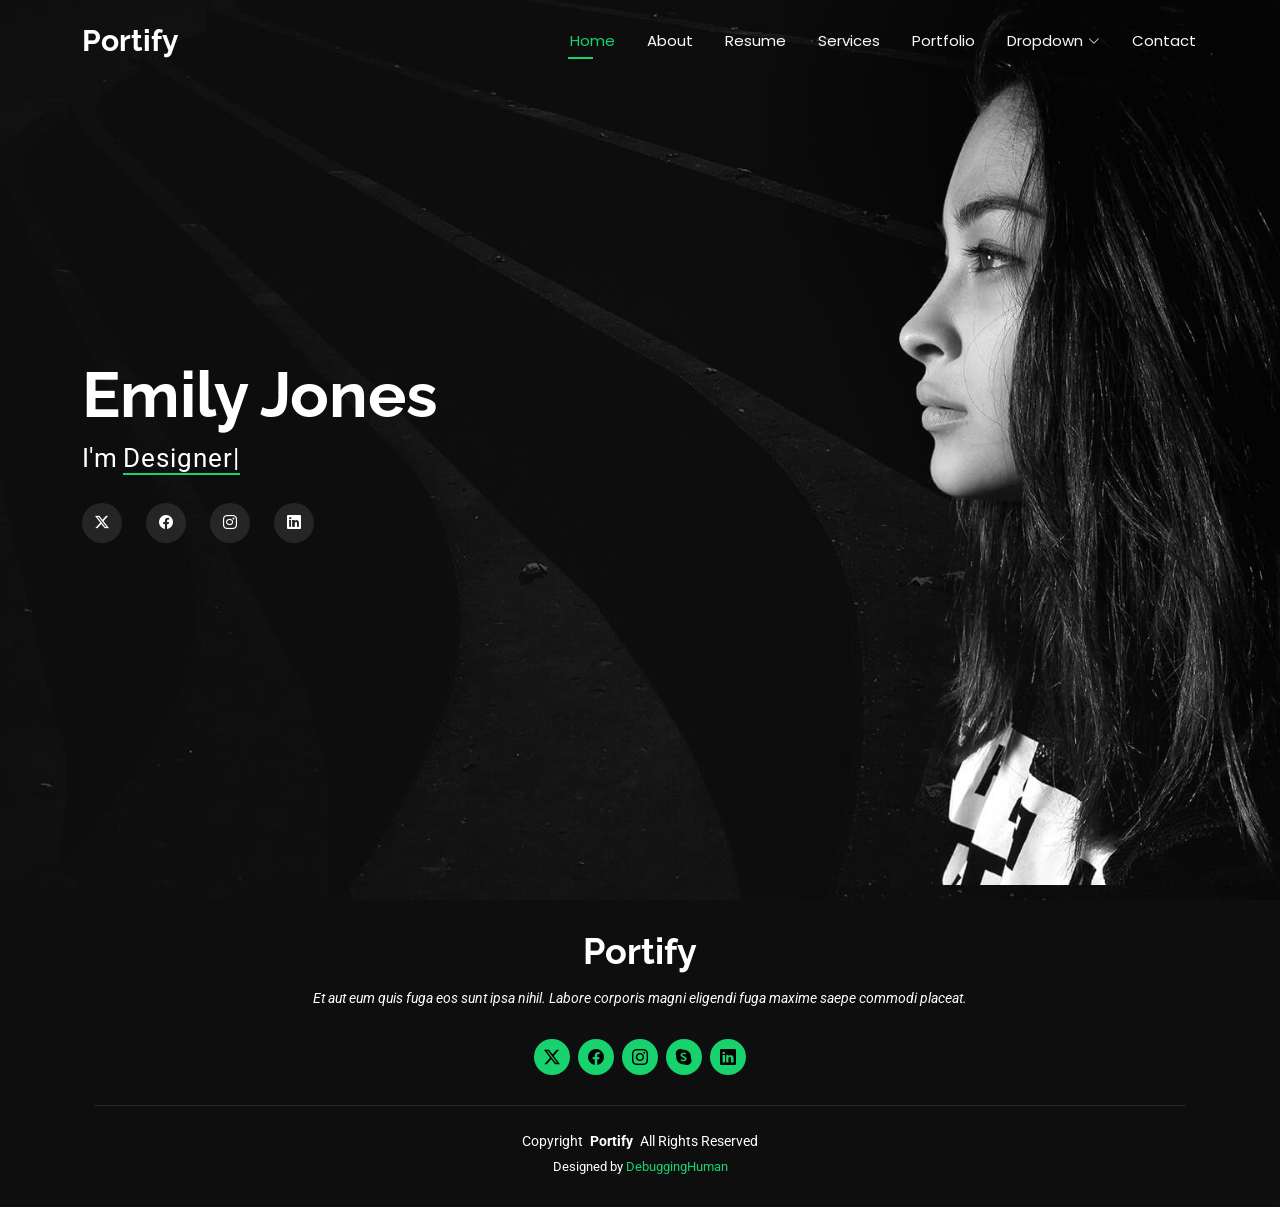
<file: index.html>
<!DOCTYPE html>
<html lang="en">

<head>
  <meta charset="utf-8">
  <meta content="width=device-width, initial-scale=1.0" name="viewport">
  <title>Index - Portify</title>
  <meta name="description" content="">
  <meta name="keywords" content="">

  <!-- Favicons -->
  <link href="assets/img/favicon.png" rel="icon">
  <link href="assets/img/apple-touch-icon.png" rel="apple-touch-icon">

  <!-- Fonts -->
  <link href="https://fonts.googleapis.com" rel="preconnect">
  <link href="https://fonts.gstatic.com" rel="preconnect" crossorigin>
  <link href="https://fonts.googleapis.com/css2?family=Roboto:ital,wght@0,100;0,300;0,400;0,500;0,700;0,900;1,100;1,300;1,400;1,500;1,700;1,900&family=Poppins:ital,wght@0,100;0,200;0,300;0,400;0,500;0,600;0,700;0,800;0,900;1,100;1,200;1,300;1,400;1,500;1,600;1,700;1,800;1,900&family=Raleway:ital,wght@0,100;0,200;0,300;0,400;0,500;0,600;0,700;0,800;0,900;1,100;1,200;1,300;1,400;1,500;1,600;1,700;1,800;1,900&display=swap" rel="stylesheet">

  <!-- Vendor CSS Files -->
  <link href="assets/vendor/bootstrap/css/bootstrap.min.css" rel="stylesheet">
  <link href="assets/vendor/bootstrap-icons/bootstrap-icons.css" rel="stylesheet">
  <link href="assets/vendor/aos/aos.css" rel="stylesheet">
  <link href="assets/vendor/swiper/swiper-bundle.min.css" rel="stylesheet">
  <link href="assets/vendor/glightbox/css/glightbox.min.css" rel="stylesheet">

  <!-- Main CSS File -->
  <link href="assets/css/main.css" rel="stylesheet">
</head>

<body class="index-page">

  <header id="header" class="header d-flex align-items-center fixed-top">
    <div class="container-fluid container-xl position-relative d-flex align-items-center justify-content-between">

      <a href="index.html" class="logo d-flex align-items-center">
        <!-- Uncomment the line below if you also wish to use an image logo -->
        <!-- <img src="assets/img/logo.webp" alt=""> -->
        <h1 class="sitename">Portify</h1>
      </a>

      <nav id="navmenu" class="navmenu">
        <ul>
          <li><a href="index.html" class="active">Home</a></li>
          <li><a href="about.html">About</a></li>
          <li><a href="resume.html">Resume</a></li>
          <li><a href="services.html">Services</a></li>
          <li><a href="portfolio.html">Portfolio</a></li>
          <li class="dropdown"><a href="#"><span>Dropdown</span> <i class="bi bi-chevron-down toggle-dropdown"></i></a>
            <ul>
              <li><a href="#">Dropdown 1</a></li>
              <li class="dropdown"><a href="#"><span>Deep Dropdown</span> <i class="bi bi-chevron-down toggle-dropdown"></i></a>
                <ul>
                  <li><a href="#">Deep Dropdown 1</a></li>
                  <li><a href="#">Deep Dropdown 2</a></li>
                  <li><a href="#">Deep Dropdown 3</a></li>
                  <li><a href="#">Deep Dropdown 4</a></li>
                  <li><a href="#">Deep Dropdown 5</a></li>
                </ul>
              </li>
              <li><a href="#">Dropdown 2</a></li>
              <li><a href="#">Dropdown 3</a></li>
              <li><a href="#">Dropdown 4</a></li>
            </ul>
          </li>
          <li><a href="contact.html">Contact</a></li>
        </ul>
        <i class="mobile-nav-toggle d-xl-none bi bi-list"></i>
      </nav>

    </div>
  </header>

  <main class="main">

    <!-- Hero Section -->
    <section id="hero" class="hero section dark-background">

      <img src="assets/img/hero-bg.jpg" alt="" data-aos="fade-in">

      <div class="container" data-aos="zoom-out" data-aos-delay="100">
        <h2>Emily Jones</h2>
        <p>I'm <span class="typed" data-typed-items="Designer, Developer, Freelancer, Photographer"></span><span class="typed-cursor typed-cursor--blink"></span></p>
        <div class="social-links">
          <a href="#"><i class="bi bi-twitter-x"></i></a>
          <a href="#"><i class="bi bi-facebook"></i></a>
          <a href="#"><i class="bi bi-instagram"></i></a>
          <a href="#"><i class="bi bi-linkedin"></i></a>
        </div>
      </div>

    </section><!-- /Hero Section -->

  </main>

  <footer id="footer" class="footer dark-background">
    <div class="container">
      <h3 class="sitename">Portify</h3>
      <p>Et aut eum quis fuga eos sunt ipsa nihil. Labore corporis magni eligendi fuga maxime saepe commodi placeat.</p>
      <div class="social-links d-flex justify-content-center">
        <a href=""><i class="bi bi-twitter-x"></i></a>
        <a href=""><i class="bi bi-facebook"></i></a>
        <a href=""><i class="bi bi-instagram"></i></a>
        <a href=""><i class="bi bi-skype"></i></a>
        <a href=""><i class="bi bi-linkedin"></i></a>
      </div>
      <div class="container">
        <div class="copyright">
          <span>Copyright</span> <strong class="px-1 sitename">Portify</strong> <span>All Rights Reserved</span>
        </div>
        <div class="credits">
          Designed by <a href="https://debugginghuman.com/">DebuggingHuman</a>
        </div>
      </div>
    </div>
  </footer>

  <!-- Scroll Top -->
  <a href="#" id="scroll-top" class="scroll-top d-flex align-items-center justify-content-center"><i class="bi bi-arrow-up-short"></i></a>

  <!-- Preloader -->
  <div id="preloader"></div>

  <!-- Vendor JS Files -->
  <script src="assets/vendor/bootstrap/js/bootstrap.bundle.min.js"></script>
  <script src="assets/vendor/php-email-form/validate.js"></script>
  <script src="assets/vendor/aos/aos.js"></script>
  <script src="assets/vendor/typed.js/typed.umd.js"></script>
  <script src="assets/vendor/purecounter/purecounter_vanilla.js"></script>
  <script src="assets/vendor/waypoints/noframework.waypoints.js"></script>
  <script src="assets/vendor/swiper/swiper-bundle.min.js"></script>
  <script src="assets/vendor/glightbox/js/glightbox.min.js"></script>
  <script src="assets/vendor/imagesloaded/imagesloaded.pkgd.min.js"></script>
  <script src="assets/vendor/isotope-layout/isotope.pkgd.min.js"></script>

  <!-- Main JS File -->
  <script src="assets/js/main.js"></script>

</body>

</html>
</file>
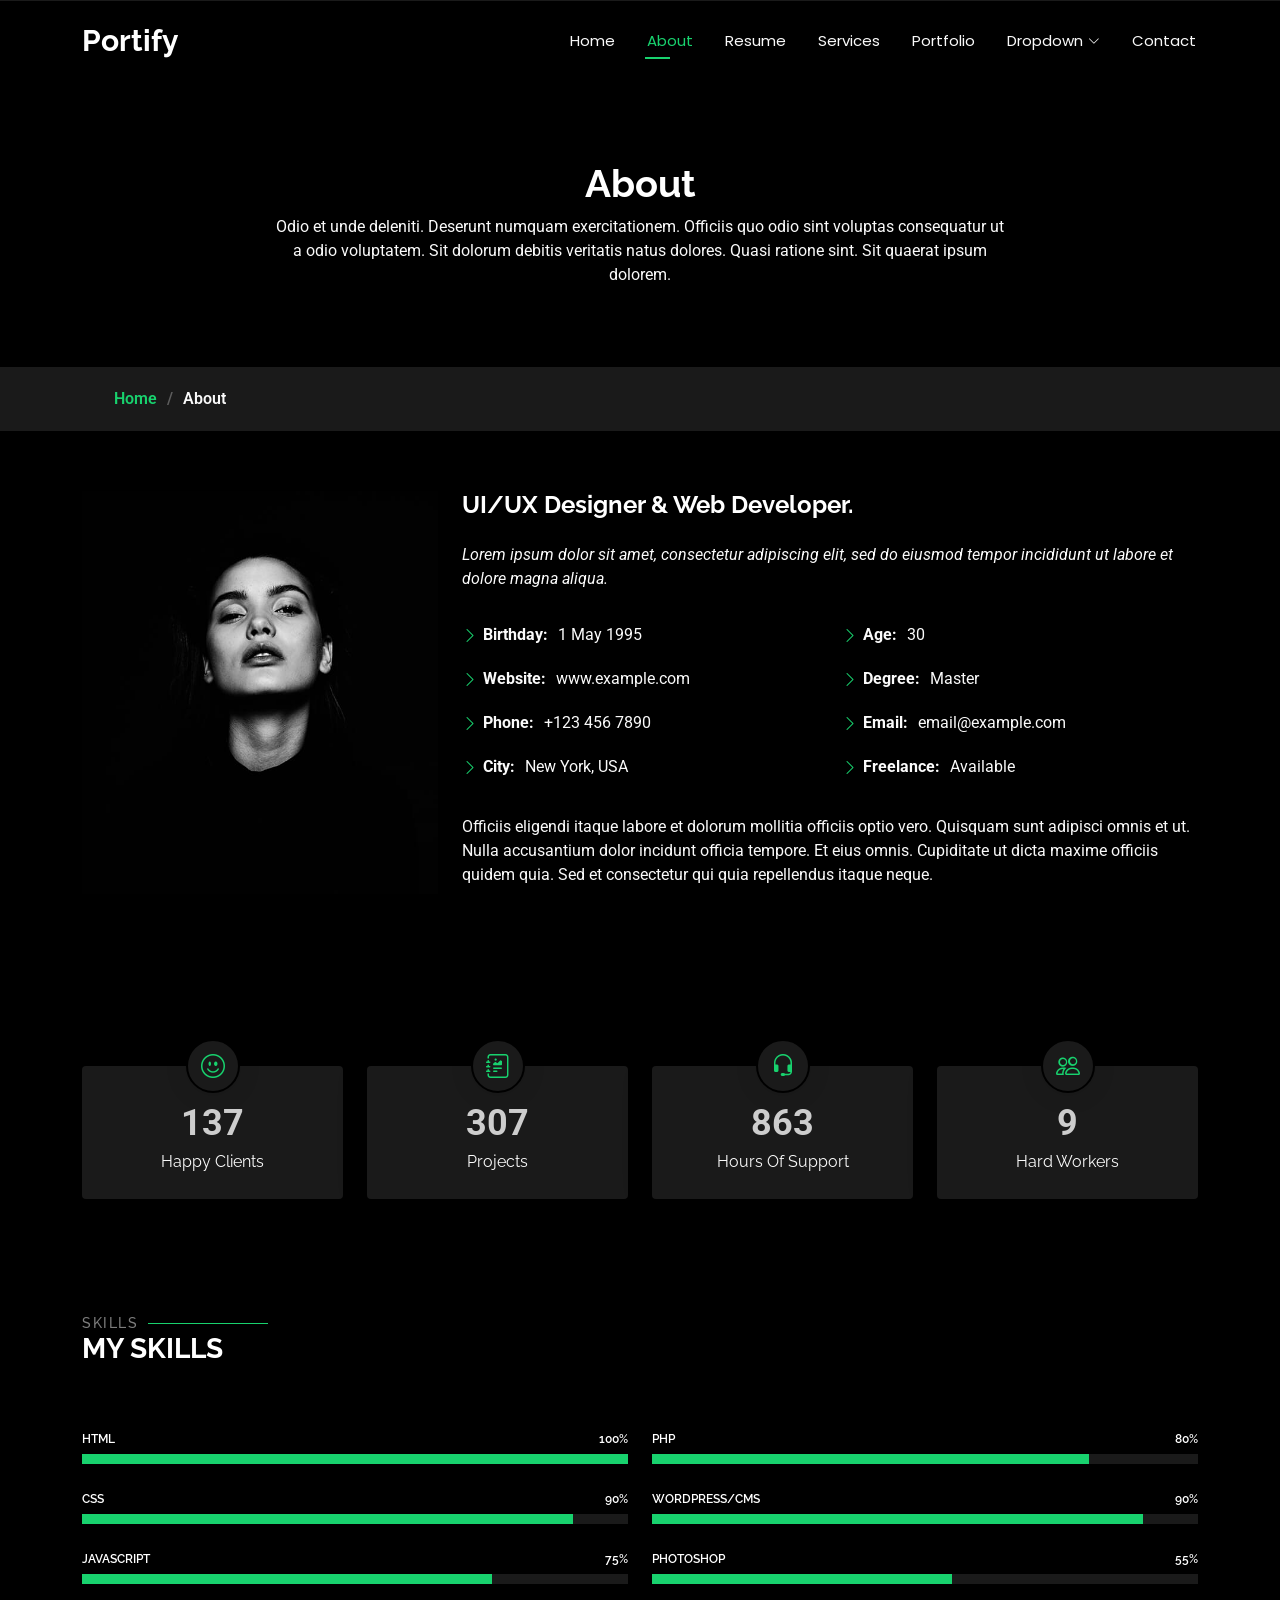
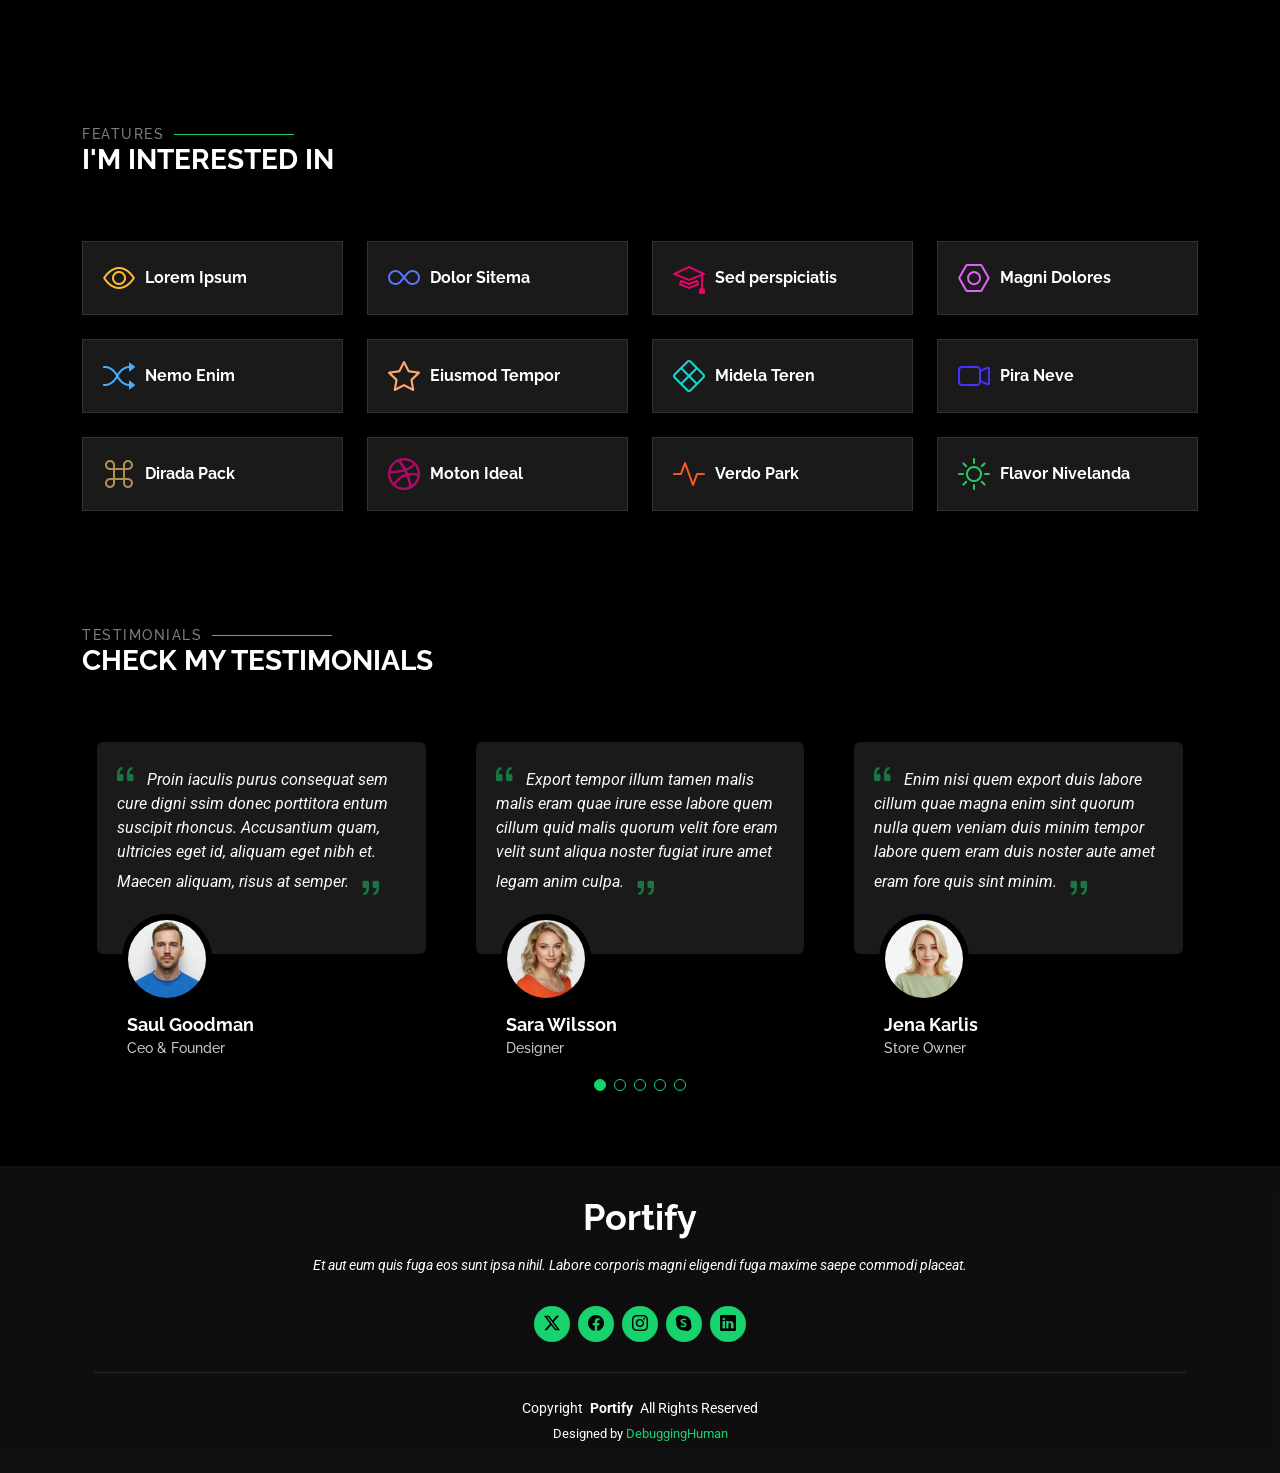
<file: about.html>
<!DOCTYPE html>
<html lang="en">

<head>
  <meta charset="utf-8">
  <meta content="width=device-width, initial-scale=1.0" name="viewport">
  <title>About - Portify</title>
  <meta name="description" content="">
  <meta name="keywords" content="">

  <!-- Favicons -->
  <link href="assets/img/favicon.png" rel="icon">
  <link href="assets/img/apple-touch-icon.png" rel="apple-touch-icon">

  <!-- Fonts -->
  <link href="https://fonts.googleapis.com" rel="preconnect">
  <link href="https://fonts.gstatic.com" rel="preconnect" crossorigin>
  <link href="https://fonts.googleapis.com/css2?family=Roboto:ital,wght@0,100;0,300;0,400;0,500;0,700;0,900;1,100;1,300;1,400;1,500;1,700;1,900&family=Poppins:ital,wght@0,100;0,200;0,300;0,400;0,500;0,600;0,700;0,800;0,900;1,100;1,200;1,300;1,400;1,500;1,600;1,700;1,800;1,900&family=Raleway:ital,wght@0,100;0,200;0,300;0,400;0,500;0,600;0,700;0,800;0,900;1,100;1,200;1,300;1,400;1,500;1,600;1,700;1,800;1,900&display=swap" rel="stylesheet">

  <!-- Vendor CSS Files -->
  <link href="assets/vendor/bootstrap/css/bootstrap.min.css" rel="stylesheet">
  <link href="assets/vendor/bootstrap-icons/bootstrap-icons.css" rel="stylesheet">
  <link href="assets/vendor/aos/aos.css" rel="stylesheet">
  <link href="assets/vendor/swiper/swiper-bundle.min.css" rel="stylesheet">
  <link href="assets/vendor/glightbox/css/glightbox.min.css" rel="stylesheet">

  <!-- Main CSS File -->
  <link href="assets/css/main.css" rel="stylesheet">
</head>

<body class="about-page">

  <header id="header" class="header d-flex align-items-center fixed-top">
    <div class="container-fluid container-xl position-relative d-flex align-items-center justify-content-between">

      <a href="index.html" class="logo d-flex align-items-center">
        <!-- Uncomment the line below if you also wish to use an image logo -->
        <!-- <img src="assets/img/logo.webp" alt=""> -->
        <h1 class="sitename">Portify</h1>
      </a>

      <nav id="navmenu" class="navmenu">
        <ul>
          <li><a href="index.html">Home</a></li>
          <li><a href="about.html" class="active">About</a></li>
          <li><a href="resume.html">Resume</a></li>
          <li><a href="services.html">Services</a></li>
          <li><a href="portfolio.html">Portfolio</a></li>
          <li class="dropdown"><a href="#"><span>Dropdown</span> <i class="bi bi-chevron-down toggle-dropdown"></i></a>
            <ul>
              <li><a href="#">Dropdown 1</a></li>
              <li class="dropdown"><a href="#"><span>Deep Dropdown</span> <i class="bi bi-chevron-down toggle-dropdown"></i></a>
                <ul>
                  <li><a href="#">Deep Dropdown 1</a></li>
                  <li><a href="#">Deep Dropdown 2</a></li>
                  <li><a href="#">Deep Dropdown 3</a></li>
                  <li><a href="#">Deep Dropdown 4</a></li>
                  <li><a href="#">Deep Dropdown 5</a></li>
                </ul>
              </li>
              <li><a href="#">Dropdown 2</a></li>
              <li><a href="#">Dropdown 3</a></li>
              <li><a href="#">Dropdown 4</a></li>
            </ul>
          </li>
          <li><a href="contact.html">Contact</a></li>
        </ul>
        <i class="mobile-nav-toggle d-xl-none bi bi-list"></i>
      </nav>

    </div>
  </header>

  <main class="main">

    <!-- Page Title -->
    <div class="page-title" data-aos="fade">
      <div class="heading">
        <div class="container">
          <div class="row d-flex justify-content-center text-center">
            <div class="col-lg-8">
              <h1>About</h1>
              <p class="mb-0">Odio et unde deleniti. Deserunt numquam exercitationem. Officiis quo odio sint voluptas consequatur ut a odio voluptatem. Sit dolorum debitis veritatis natus dolores. Quasi ratione sint. Sit quaerat ipsum dolorem.</p>
            </div>
          </div>
        </div>
      </div>
      <nav class="breadcrumbs">
        <div class="container">
          <ol>
            <li><a href="index.html">Home</a></li>
            <li class="current">About</li>
          </ol>
        </div>
      </nav>
    </div><!-- End Page Title -->

    <!-- About Section -->
    <section id="about" class="about section">

      <div class="container" data-aos="fade-up" data-aos-delay="100">

        <div class="row gy-4 justify-content-center">
          <div class="col-lg-4">
            <img src="assets/img/profile-img.jpg" class="img-fluid" alt="">
          </div>
          <div class="col-lg-8 content">
            <h2>UI/UX Designer &amp; Web Developer.</h2>
            <p class="fst-italic py-3">
              Lorem ipsum dolor sit amet, consectetur adipiscing elit, sed do eiusmod tempor incididunt ut labore et dolore
              magna aliqua.
            </p>
            <div class="row">
              <div class="col-lg-6">
                <ul>
                  <li><i class="bi bi-chevron-right"></i> <strong>Birthday:</strong> <span>1 May 1995</span></li>
                  <li><i class="bi bi-chevron-right"></i> <strong>Website:</strong> <span>www.example.com</span></li>
                  <li><i class="bi bi-chevron-right"></i> <strong>Phone:</strong> <span>+123 456 7890</span></li>
                  <li><i class="bi bi-chevron-right"></i> <strong>City:</strong> <span>New York, USA</span></li>
                </ul>
              </div>
              <div class="col-lg-6">
                <ul>
                  <li><i class="bi bi-chevron-right"></i> <strong>Age:</strong> <span>30</span></li>
                  <li><i class="bi bi-chevron-right"></i> <strong>Degree:</strong> <span>Master</span></li>
                  <li><i class="bi bi-chevron-right"></i> <strong>Email:</strong> <span>email@example.com</span></li>
                  <li><i class="bi bi-chevron-right"></i> <strong>Freelance:</strong> <span>Available</span></li>
                </ul>
              </div>
            </div>
            <p class="py-3">
              Officiis eligendi itaque labore et dolorum mollitia officiis optio vero. Quisquam sunt adipisci omnis et ut. Nulla accusantium dolor incidunt officia tempore. Et eius omnis.
              Cupiditate ut dicta maxime officiis quidem quia. Sed et consectetur qui quia repellendus itaque neque.
            </p>
          </div>
        </div>

      </div>

    </section><!-- /About Section -->

    <!-- Stats Section -->
    <section id="stats" class="stats section">

      <div class="container" data-aos="fade-up" data-aos-delay="100">

        <div class="row gy-4">

          <div class="col-lg-3 col-md-6 d-flex flex-column align-items-center">
            <i class="bi bi-emoji-smile"></i>
            <div class="stats-item">
              <span data-purecounter-start="0" data-purecounter-end="232" data-purecounter-duration="1" class="purecounter"></span>
              <p>Happy Clients</p>
            </div>
          </div><!-- End Stats Item -->

          <div class="col-lg-3 col-md-6 d-flex flex-column align-items-center">
            <i class="bi bi-journal-richtext"></i>
            <div class="stats-item">
              <span data-purecounter-start="0" data-purecounter-end="521" data-purecounter-duration="1" class="purecounter"></span>
              <p>Projects</p>
            </div>
          </div><!-- End Stats Item -->

          <div class="col-lg-3 col-md-6 d-flex flex-column align-items-center">
            <i class="bi bi-headset"></i>
            <div class="stats-item">
              <span data-purecounter-start="0" data-purecounter-end="1463" data-purecounter-duration="1" class="purecounter"></span>
              <p>Hours Of Support</p>
            </div>
          </div><!-- End Stats Item -->

          <div class="col-lg-3 col-md-6 d-flex flex-column align-items-center">
            <i class="bi bi-people"></i>
            <div class="stats-item">
              <span data-purecounter-start="0" data-purecounter-end="15" data-purecounter-duration="1" class="purecounter"></span>
              <p>Hard Workers</p>
            </div>
          </div><!-- End Stats Item -->

        </div>

      </div>

    </section><!-- /Stats Section -->

    <!-- Skills Section -->
    <section id="skills" class="skills section">

      <!-- Section Title -->
      <div class="container section-title" data-aos="fade-up">
        <h2>Skills</h2>
        <div><span>My</span> <span class="description-title">Skills</span></div>
      </div><!-- End Section Title -->

      <div class="container" data-aos="fade-up" data-aos-delay="100">

        <div class="row skills-content skills-animation">

          <div class="col-lg-6">

            <div class="progress">
              <span class="skill"><span>HTML</span> <i class="val">100%</i></span>
              <div class="progress-bar-wrap">
                <div class="progress-bar" role="progressbar" aria-valuenow="100" aria-valuemin="0" aria-valuemax="100"></div>
              </div>
            </div><!-- End Skills Item -->

            <div class="progress">
              <span class="skill"><span>CSS</span> <i class="val">90%</i></span>
              <div class="progress-bar-wrap">
                <div class="progress-bar" role="progressbar" aria-valuenow="90" aria-valuemin="0" aria-valuemax="100"></div>
              </div>
            </div><!-- End Skills Item -->

            <div class="progress">
              <span class="skill"><span>JavaScript</span> <i class="val">75%</i></span>
              <div class="progress-bar-wrap">
                <div class="progress-bar" role="progressbar" aria-valuenow="75" aria-valuemin="0" aria-valuemax="100"></div>
              </div>
            </div><!-- End Skills Item -->

          </div>

          <div class="col-lg-6">

            <div class="progress">
              <span class="skill"><span>PHP</span> <i class="val">80%</i></span>
              <div class="progress-bar-wrap">
                <div class="progress-bar" role="progressbar" aria-valuenow="80" aria-valuemin="0" aria-valuemax="100"></div>
              </div>
            </div><!-- End Skills Item -->

            <div class="progress">
              <span class="skill"><span>WordPress/CMS</span> <i class="val">90%</i></span>
              <div class="progress-bar-wrap">
                <div class="progress-bar" role="progressbar" aria-valuenow="90" aria-valuemin="0" aria-valuemax="100"></div>
              </div>
            </div><!-- End Skills Item -->

            <div class="progress">
              <span class="skill"><span>Photoshop</span> <i class="val">55%</i></span>
              <div class="progress-bar-wrap">
                <div class="progress-bar" role="progressbar" aria-valuenow="55" aria-valuemin="0" aria-valuemax="100"></div>
              </div>
            </div><!-- End Skills Item -->

          </div>

        </div>

      </div>

    </section><!-- /Skills Section -->

    <!-- Interests Section -->
    <section id="interests" class="interests section">

      <!-- Section Title -->
      <div class="container section-title" data-aos="fade-up">
        <h2>Features</h2>
        <div><span>I'm</span> <span class="description-title">interested in</span></div>
      </div><!-- End Section Title -->

      <div class="container">

        <div class="row gy-4">

          <div class="col-lg-3 col-md-4" data-aos="fade-up" data-aos-delay="100">
            <div class="features-item">
              <i class="bi bi-eye" style="color: #ffbb2c;"></i>
              <h3><a href="" class="stretched-link">Lorem Ipsum</a></h3>
            </div>
          </div><!-- End Feature Item -->

          <div class="col-lg-3 col-md-4" data-aos="fade-up" data-aos-delay="200">
            <div class="features-item">
              <i class="bi bi-infinity" style="color: #5578ff;"></i>
              <h3><a href="" class="stretched-link">Dolor Sitema</a></h3>
            </div>
          </div><!-- End Feature Item -->

          <div class="col-lg-3 col-md-4" data-aos="fade-up" data-aos-delay="300">
            <div class="features-item">
              <i class="bi bi-mortarboard" style="color: #e80368;"></i>
              <h3><a href="" class="stretched-link">Sed perspiciatis</a></h3>
            </div>
          </div><!-- End Feature Item -->

          <div class="col-lg-3 col-md-4" data-aos="fade-up" data-aos-delay="400">
            <div class="features-item">
              <i class="bi bi-nut" style="color: #e361ff;"></i>
              <h3><a href="" class="stretched-link">Magni Dolores</a></h3>
            </div>
          </div><!-- End Feature Item -->

          <div class="col-lg-3 col-md-4" data-aos="fade-up" data-aos-delay="500">
            <div class="features-item">
              <i class="bi bi-shuffle" style="color: #47aeff;"></i>
              <h3><a href="" class="stretched-link">Nemo Enim</a></h3>
            </div>
          </div><!-- End Feature Item -->

          <div class="col-lg-3 col-md-4" data-aos="fade-up" data-aos-delay="600">
            <div class="features-item">
              <i class="bi bi-star" style="color: #ffa76e;"></i>
              <h3><a href="" class="stretched-link">Eiusmod Tempor</a></h3>
            </div>
          </div><!-- End Feature Item -->

          <div class="col-lg-3 col-md-4" data-aos="fade-up" data-aos-delay="700">
            <div class="features-item">
              <i class="bi bi-x-diamond" style="color: #11dbcf;"></i>
              <h3><a href="" class="stretched-link">Midela Teren</a></h3>
            </div>
          </div><!-- End Feature Item -->

          <div class="col-lg-3 col-md-4" data-aos="fade-up" data-aos-delay="800">
            <div class="features-item">
              <i class="bi bi-camera-video" style="color: #4233ff;"></i>
              <h3><a href="" class="stretched-link">Pira Neve</a></h3>
            </div>
          </div><!-- End Feature Item -->

          <div class="col-lg-3 col-md-4" data-aos="fade-up" data-aos-delay="900">
            <div class="features-item">
              <i class="bi bi-command" style="color: #b2904f;"></i>
              <h3><a href="" class="stretched-link">Dirada Pack</a></h3>
            </div>
          </div><!-- End Feature Item -->

          <div class="col-lg-3 col-md-4" data-aos="fade-up" data-aos-delay="1000">
            <div class="features-item">
              <i class="bi bi-dribbble" style="color: #b20969;"></i>
              <h3><a href="" class="stretched-link">Moton Ideal</a></h3>
            </div>
          </div><!-- End Feature Item -->

          <div class="col-lg-3 col-md-4" data-aos="fade-up" data-aos-delay="1100">
            <div class="features-item">
              <i class="bi bi-activity" style="color: #ff5828;"></i>
              <h3><a href="" class="stretched-link">Verdo Park</a></h3>
            </div>
          </div><!-- End Feature Item -->

          <div class="col-lg-3 col-md-4" data-aos="fade-up" data-aos-delay="1200">
            <div class="features-item">
              <i class="bi bi-brightness-high" style="color: #29cc61;"></i>
              <h3><a href="" class="stretched-link">Flavor Nivelanda</a></h3>
            </div>
          </div><!-- End Feature Item -->

        </div>

      </div>

    </section><!-- /Interests Section -->

    <!-- Testimonials Section -->
    <section id="testimonials" class="testimonials section">

      <!-- Section Title -->
      <div class="container section-title" data-aos="fade-up">
        <h2>Testimonials</h2>
        <div><span>Check my</span> <span class="description-title">Testimonials</span></div>
      </div><!-- End Section Title -->

      <div class="container" data-aos="fade-up" data-aos-delay="100">

        <div class="swiper init-swiper" data-speed="600" data-delay="5000">
          <script type="application/json" class="swiper-config">
            {
              "loop": true,
              "speed": 600,
              "autoplay": {
                "delay": 5000
              },
              "slidesPerView": "auto",
              "pagination": {
                "el": ".swiper-pagination",
                "type": "bullets",
                "clickable": true
              },
              "breakpoints": {
                "320": {
                  "slidesPerView": 1,
                  "spaceBetween": 40
                },
                "1200": {
                  "slidesPerView": 3,
                  "spaceBetween": 20
                }
              }
            }
          </script>
          <div class="swiper-wrapper">

            <div class="swiper-slide">
              <div class="testimonial-item" "="">
            <p>
              <i class=" bi bi-quote quote-icon-left"></i>
                <span>Proin iaculis purus consequat sem cure digni ssim donec porttitora entum suscipit rhoncus. Accusantium quam, ultricies eget id, aliquam eget nibh et. Maecen aliquam, risus at semper.</span>
                <i class="bi bi-quote quote-icon-right"></i>
                </p>
                <img src="assets/img/person/person-m-9.webp" class="testimonial-img" alt="">
                <h3>Saul Goodman</h3>
                <h4>Ceo &amp; Founder</h4>
              </div>
            </div><!-- End testimonial item -->

            <div class="swiper-slide">
              <div class="testimonial-item">
                <p>
                  <i class="bi bi-quote quote-icon-left"></i>
                  <span>Export tempor illum tamen malis malis eram quae irure esse labore quem cillum quid malis quorum velit fore eram velit sunt aliqua noster fugiat irure amet legam anim culpa.</span>
                  <i class="bi bi-quote quote-icon-right"></i>
                </p>
                <img src="assets/img/person/person-f-5.webp" class="testimonial-img" alt="">
                <h3>Sara Wilsson</h3>
                <h4>Designer</h4>
              </div>
            </div><!-- End testimonial item -->

            <div class="swiper-slide">
              <div class="testimonial-item">
                <p>
                  <i class="bi bi-quote quote-icon-left"></i>
                  <span>Enim nisi quem export duis labore cillum quae magna enim sint quorum nulla quem veniam duis minim tempor labore quem eram duis noster aute amet eram fore quis sint minim.</span>
                  <i class="bi bi-quote quote-icon-right"></i>
                </p>
                <img src="assets/img/person/person-f-12.webp" class="testimonial-img" alt="">
                <h3>Jena Karlis</h3>
                <h4>Store Owner</h4>
              </div>
            </div><!-- End testimonial item -->

            <div class="swiper-slide">
              <div class="testimonial-item">
                <p>
                  <i class="bi bi-quote quote-icon-left"></i>
                  <span>Fugiat enim eram quae cillum dolore dolor amet nulla culpa multos export minim fugiat dolor enim duis veniam ipsum anim magna sunt elit fore quem dolore labore illum veniam.</span>
                  <i class="bi bi-quote quote-icon-right"></i>
                </p>
                <img src="assets/img/person/person-m-12.webp" class="testimonial-img" alt="">
                <h3>Matt Brandon</h3>
                <h4>Freelancer</h4>
              </div>
            </div><!-- End testimonial item -->

            <div class="swiper-slide">
              <div class="testimonial-item">
                <p>
                  <i class="bi bi-quote quote-icon-left"></i>
                  <span>Quis quorum aliqua sint quem legam fore sunt eram irure aliqua veniam tempor noster veniam sunt culpa nulla illum cillum fugiat legam esse veniam culpa fore nisi cillum quid.</span>
                  <i class="bi bi-quote quote-icon-right"></i>
                </p>
                <img src="assets/img/person/person-m-13.webp" class="testimonial-img" alt="">
                <h3>John Larson</h3>
                <h4>Entrepreneur</h4>
              </div>
            </div><!-- End testimonial item -->

          </div>
          <div class="swiper-pagination"></div>
        </div>

      </div>

    </section><!-- /Testimonials Section -->

  </main>

  <footer id="footer" class="footer dark-background">
    <div class="container">
      <h3 class="sitename">Portify</h3>
      <p>Et aut eum quis fuga eos sunt ipsa nihil. Labore corporis magni eligendi fuga maxime saepe commodi placeat.</p>
      <div class="social-links d-flex justify-content-center">
        <a href=""><i class="bi bi-twitter-x"></i></a>
        <a href=""><i class="bi bi-facebook"></i></a>
        <a href=""><i class="bi bi-instagram"></i></a>
        <a href=""><i class="bi bi-skype"></i></a>
        <a href=""><i class="bi bi-linkedin"></i></a>
      </div>
      <div class="container">
        <div class="copyright">
          <span>Copyright</span> <strong class="px-1 sitename">Portify</strong> <span>All Rights Reserved</span>
        </div>
        <div class="credits">
          Designed by <a href="https://debugginghuman.com/">DebuggingHuman</a>
        </div>
      </div>
    </div>
  </footer>

  <!-- Scroll Top -->
  <a href="#" id="scroll-top" class="scroll-top d-flex align-items-center justify-content-center"><i class="bi bi-arrow-up-short"></i></a>

  <!-- Preloader -->
  <div id="preloader"></div>

  <!-- Vendor JS Files -->
  <script src="assets/vendor/bootstrap/js/bootstrap.bundle.min.js"></script>
  <script src="assets/vendor/php-email-form/validate.js"></script>
  <script src="assets/vendor/aos/aos.js"></script>
  <script src="assets/vendor/typed.js/typed.umd.js"></script>
  <script src="assets/vendor/purecounter/purecounter_vanilla.js"></script>
  <script src="assets/vendor/waypoints/noframework.waypoints.js"></script>
  <script src="assets/vendor/swiper/swiper-bundle.min.js"></script>
  <script src="assets/vendor/glightbox/js/glightbox.min.js"></script>
  <script src="assets/vendor/imagesloaded/imagesloaded.pkgd.min.js"></script>
  <script src="assets/vendor/isotope-layout/isotope.pkgd.min.js"></script>

  <!-- Main JS File -->
  <script src="assets/js/main.js"></script>

</body>

</html>
</file>
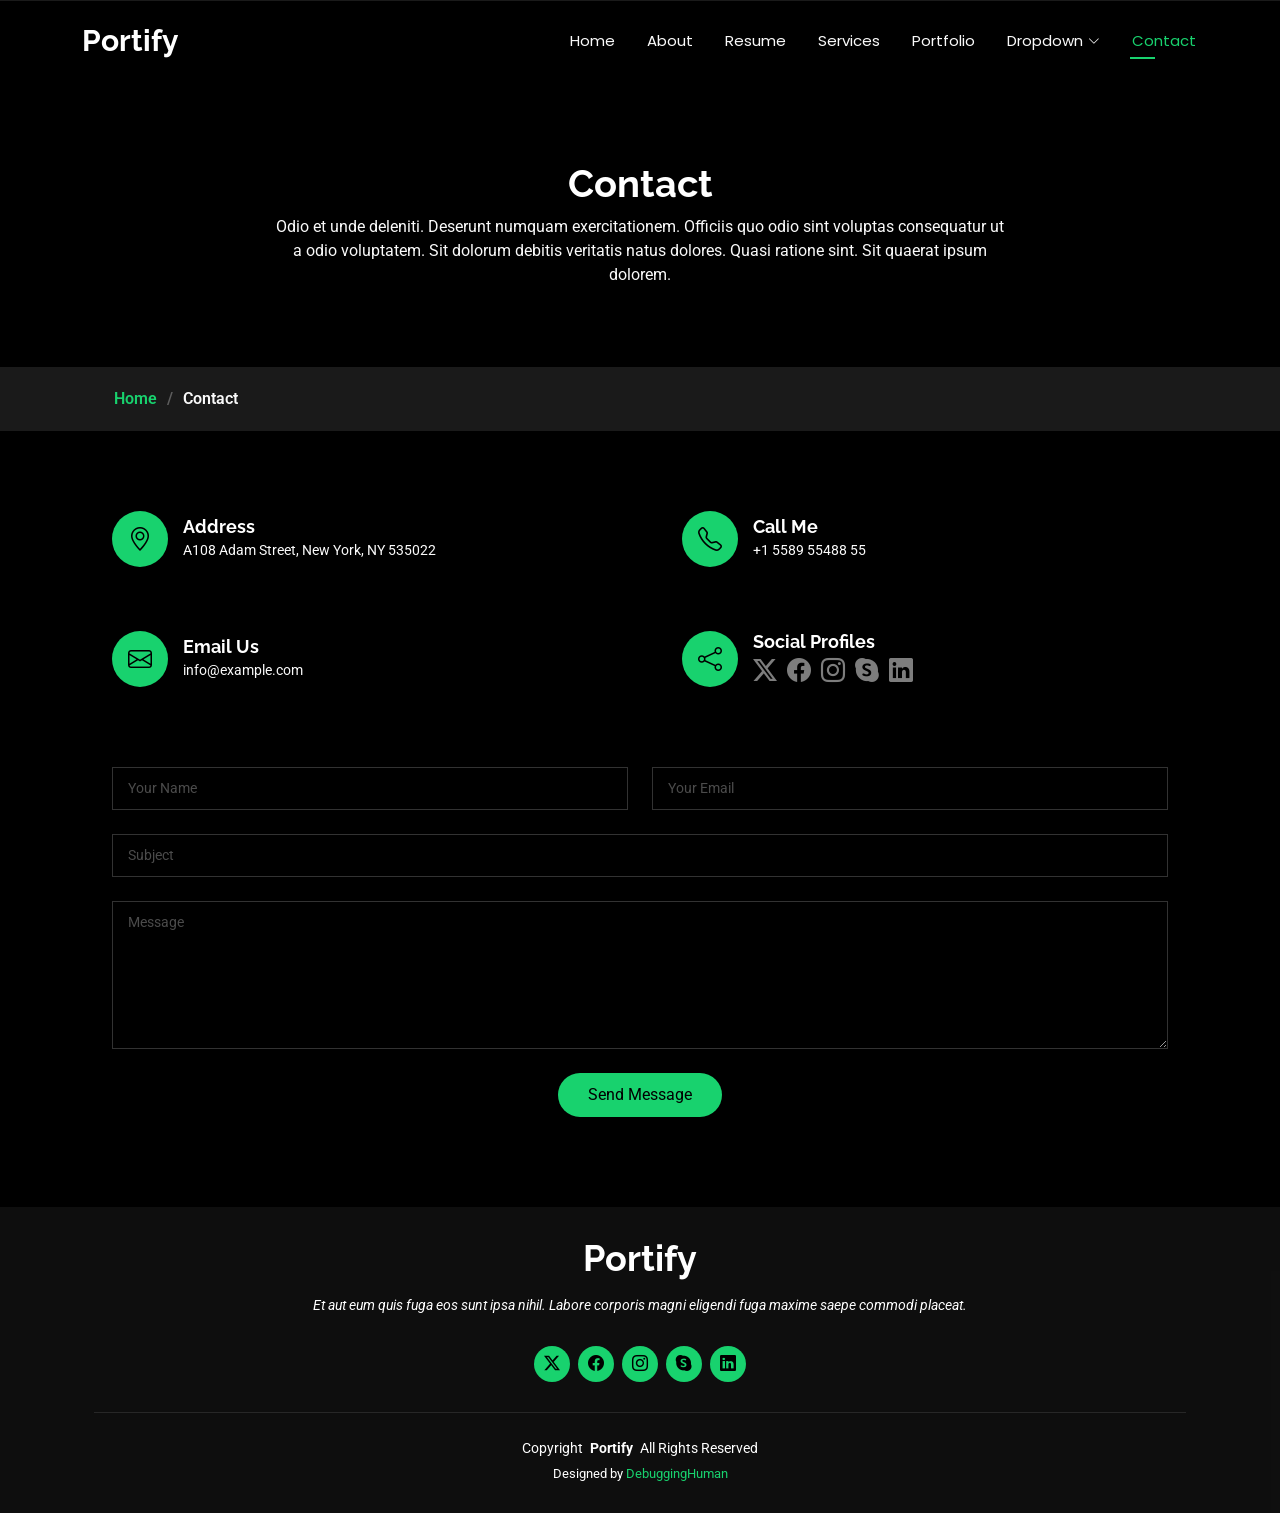
<file: contact.html>
<!DOCTYPE html>
<html lang="en">

<head>
  <meta charset="utf-8">
  <meta content="width=device-width, initial-scale=1.0" name="viewport">
  <title>Contact - Portify</title>
  <meta name="description" content="">
  <meta name="keywords" content="">

  <!-- Favicons -->
  <link href="assets/img/favicon.png" rel="icon">
  <link href="assets/img/apple-touch-icon.png" rel="apple-touch-icon">

  <!-- Fonts -->
  <link href="https://fonts.googleapis.com" rel="preconnect">
  <link href="https://fonts.gstatic.com" rel="preconnect" crossorigin>
  <link href="https://fonts.googleapis.com/css2?family=Roboto:ital,wght@0,100;0,300;0,400;0,500;0,700;0,900;1,100;1,300;1,400;1,500;1,700;1,900&family=Poppins:ital,wght@0,100;0,200;0,300;0,400;0,500;0,600;0,700;0,800;0,900;1,100;1,200;1,300;1,400;1,500;1,600;1,700;1,800;1,900&family=Raleway:ital,wght@0,100;0,200;0,300;0,400;0,500;0,600;0,700;0,800;0,900;1,100;1,200;1,300;1,400;1,500;1,600;1,700;1,800;1,900&display=swap" rel="stylesheet">

  <!-- Vendor CSS Files -->
  <link href="assets/vendor/bootstrap/css/bootstrap.min.css" rel="stylesheet">
  <link href="assets/vendor/bootstrap-icons/bootstrap-icons.css" rel="stylesheet">
  <link href="assets/vendor/aos/aos.css" rel="stylesheet">
  <link href="assets/vendor/swiper/swiper-bundle.min.css" rel="stylesheet">
  <link href="assets/vendor/glightbox/css/glightbox.min.css" rel="stylesheet">

  <!-- Main CSS File -->
  <link href="assets/css/main.css" rel="stylesheet">
</head>

<body class="contact-page">

  <header id="header" class="header d-flex align-items-center fixed-top">
    <div class="container-fluid container-xl position-relative d-flex align-items-center justify-content-between">

      <a href="index.html" class="logo d-flex align-items-center">
        <!-- Uncomment the line below if you also wish to use an image logo -->
        <!-- <img src="assets/img/logo.webp" alt=""> -->
        <h1 class="sitename">Portify</h1>
      </a>

      <nav id="navmenu" class="navmenu">
        <ul>
          <li><a href="index.html">Home</a></li>
          <li><a href="about.html">About</a></li>
          <li><a href="resume.html">Resume</a></li>
          <li><a href="services.html">Services</a></li>
          <li><a href="portfolio.html">Portfolio</a></li>
          <li class="dropdown"><a href="#"><span>Dropdown</span> <i class="bi bi-chevron-down toggle-dropdown"></i></a>
            <ul>
              <li><a href="#">Dropdown 1</a></li>
              <li class="dropdown"><a href="#"><span>Deep Dropdown</span> <i class="bi bi-chevron-down toggle-dropdown"></i></a>
                <ul>
                  <li><a href="#">Deep Dropdown 1</a></li>
                  <li><a href="#">Deep Dropdown 2</a></li>
                  <li><a href="#">Deep Dropdown 3</a></li>
                  <li><a href="#">Deep Dropdown 4</a></li>
                  <li><a href="#">Deep Dropdown 5</a></li>
                </ul>
              </li>
              <li><a href="#">Dropdown 2</a></li>
              <li><a href="#">Dropdown 3</a></li>
              <li><a href="#">Dropdown 4</a></li>
            </ul>
          </li>
          <li><a href="contact.html" class="active">Contact</a></li>
        </ul>
        <i class="mobile-nav-toggle d-xl-none bi bi-list"></i>
      </nav>

    </div>
  </header>

  <main class="main">

    <!-- Page Title -->
    <div class="page-title" data-aos="fade">
      <div class="heading">
        <div class="container">
          <div class="row d-flex justify-content-center text-center">
            <div class="col-lg-8">
              <h1>Contact</h1>
              <p class="mb-0">Odio et unde deleniti. Deserunt numquam exercitationem. Officiis quo odio sint voluptas consequatur ut a odio voluptatem. Sit dolorum debitis veritatis natus dolores. Quasi ratione sint. Sit quaerat ipsum dolorem.</p>
            </div>
          </div>
        </div>
      </div>
      <nav class="breadcrumbs">
        <div class="container">
          <ol>
            <li><a href="index.html">Home</a></li>
            <li class="current">Contact</li>
          </ol>
        </div>
      </nav>
    </div><!-- End Page Title -->

    <!-- Contact Section -->
    <section id="contact" class="contact section">

      <div class="container" data-aos="fade-up" data-aos-delay="100">

        <div class="row gy-4">

          <div class="col-md-6">
            <div class="info-item d-flex align-items-center" data-aos="fade-up" data-aos-delay="200">
              <i class="icon bi bi-geo-alt flex-shrink-0"></i>
              <div>
                <h3>Address</h3>
                <p>A108 Adam Street, New York, NY 535022</p>
              </div>
            </div>
          </div><!-- End Info Item -->

          <div class="col-md-6">
            <div class="info-item d-flex align-items-center" data-aos="fade-up" data-aos-delay="300">
              <i class="icon bi bi-telephone flex-shrink-0"></i>
              <div>
                <h3>Call Me</h3>
                <p>+1 5589 55488 55</p>
              </div>
            </div>
          </div><!-- End Info Item -->

          <div class="col-md-6">
            <div class="info-item d-flex align-items-center" data-aos="fade-up" data-aos-delay="400">
              <i class="icon bi bi-envelope flex-shrink-0"></i>
              <div>
                <h3>Email Us</h3>
                <p>info@example.com</p>
              </div>
            </div>
          </div><!-- End Info Item -->

          <div class="col-md-6">
            <div class="info-item d-flex align-items-center" data-aos="fade-up" data-aos-delay="500">
              <i class="icon bi bi-share flex-shrink-0"></i>
              <div>
                <h3>Social Profiles</h3>
                <div class="social-links">
                  <a href="#"><i class="bi bi-twitter-x"></i></a>
                  <a href="#"><i class="bi bi-facebook"></i></a>
                  <a href="#"><i class="bi bi-instagram"></i></a>
                  <a href="#"><i class="bi bi-skype"></i></a>
                  <a href="#"><i class="bi bi-linkedin"></i></a>
                </div>
              </div>
            </div>
          </div><!-- End Info Item -->

        </div>

        <form action="forms/contact.php" method="post" class="php-email-form" data-aos="fade-up" data-aos-delay="600">
          <div class="row gy-4">

            <div class="col-md-6">
              <input type="text" name="name" class="form-control" placeholder="Your Name" required="">
            </div>

            <div class="col-md-6 ">
              <input type="email" class="form-control" name="email" placeholder="Your Email" required="">
            </div>

            <div class="col-md-12">
              <input type="text" class="form-control" name="subject" placeholder="Subject" required="">
            </div>

            <div class="col-md-12">
              <textarea class="form-control" name="message" rows="6" placeholder="Message" required=""></textarea>
            </div>

            <div class="col-md-12 text-center">
              <div class="loading">Loading</div>
              <div class="error-message"></div>
              <div class="sent-message">Your message has been sent. Thank you!</div>

              <button type="submit">Send Message</button>
            </div>

          </div>
        </form><!-- End Contact Form -->

      </div>

    </section><!-- /Contact Section -->

  </main>

  <footer id="footer" class="footer dark-background">
    <div class="container">
      <h3 class="sitename">Portify</h3>
      <p>Et aut eum quis fuga eos sunt ipsa nihil. Labore corporis magni eligendi fuga maxime saepe commodi placeat.</p>
      <div class="social-links d-flex justify-content-center">
        <a href=""><i class="bi bi-twitter-x"></i></a>
        <a href=""><i class="bi bi-facebook"></i></a>
        <a href=""><i class="bi bi-instagram"></i></a>
        <a href=""><i class="bi bi-skype"></i></a>
        <a href=""><i class="bi bi-linkedin"></i></a>
      </div>
      <div class="container">
        <div class="copyright">
          <span>Copyright</span> <strong class="px-1 sitename">Portify</strong> <span>All Rights Reserved</span>
        </div>
        <div class="credits">
          Designed by <a href="https://debugginghuman.com/">DebuggingHuman</a>
        </div>
      </div>
    </div>
  </footer>

  <!-- Scroll Top -->
  <a href="#" id="scroll-top" class="scroll-top d-flex align-items-center justify-content-center"><i class="bi bi-arrow-up-short"></i></a>

  <!-- Preloader -->
  <div id="preloader"></div>

  <!-- Vendor JS Files -->
  <script src="assets/vendor/bootstrap/js/bootstrap.bundle.min.js"></script>
  <script src="assets/vendor/php-email-form/validate.js"></script>
  <script src="assets/vendor/aos/aos.js"></script>
  <script src="assets/vendor/typed.js/typed.umd.js"></script>
  <script src="assets/vendor/purecounter/purecounter_vanilla.js"></script>
  <script src="assets/vendor/waypoints/noframework.waypoints.js"></script>
  <script src="assets/vendor/swiper/swiper-bundle.min.js"></script>
  <script src="assets/vendor/glightbox/js/glightbox.min.js"></script>
  <script src="assets/vendor/imagesloaded/imagesloaded.pkgd.min.js"></script>
  <script src="assets/vendor/isotope-layout/isotope.pkgd.min.js"></script>

  <!-- Main JS File -->
  <script src="assets/js/main.js"></script>

</body>

</html>
</file>
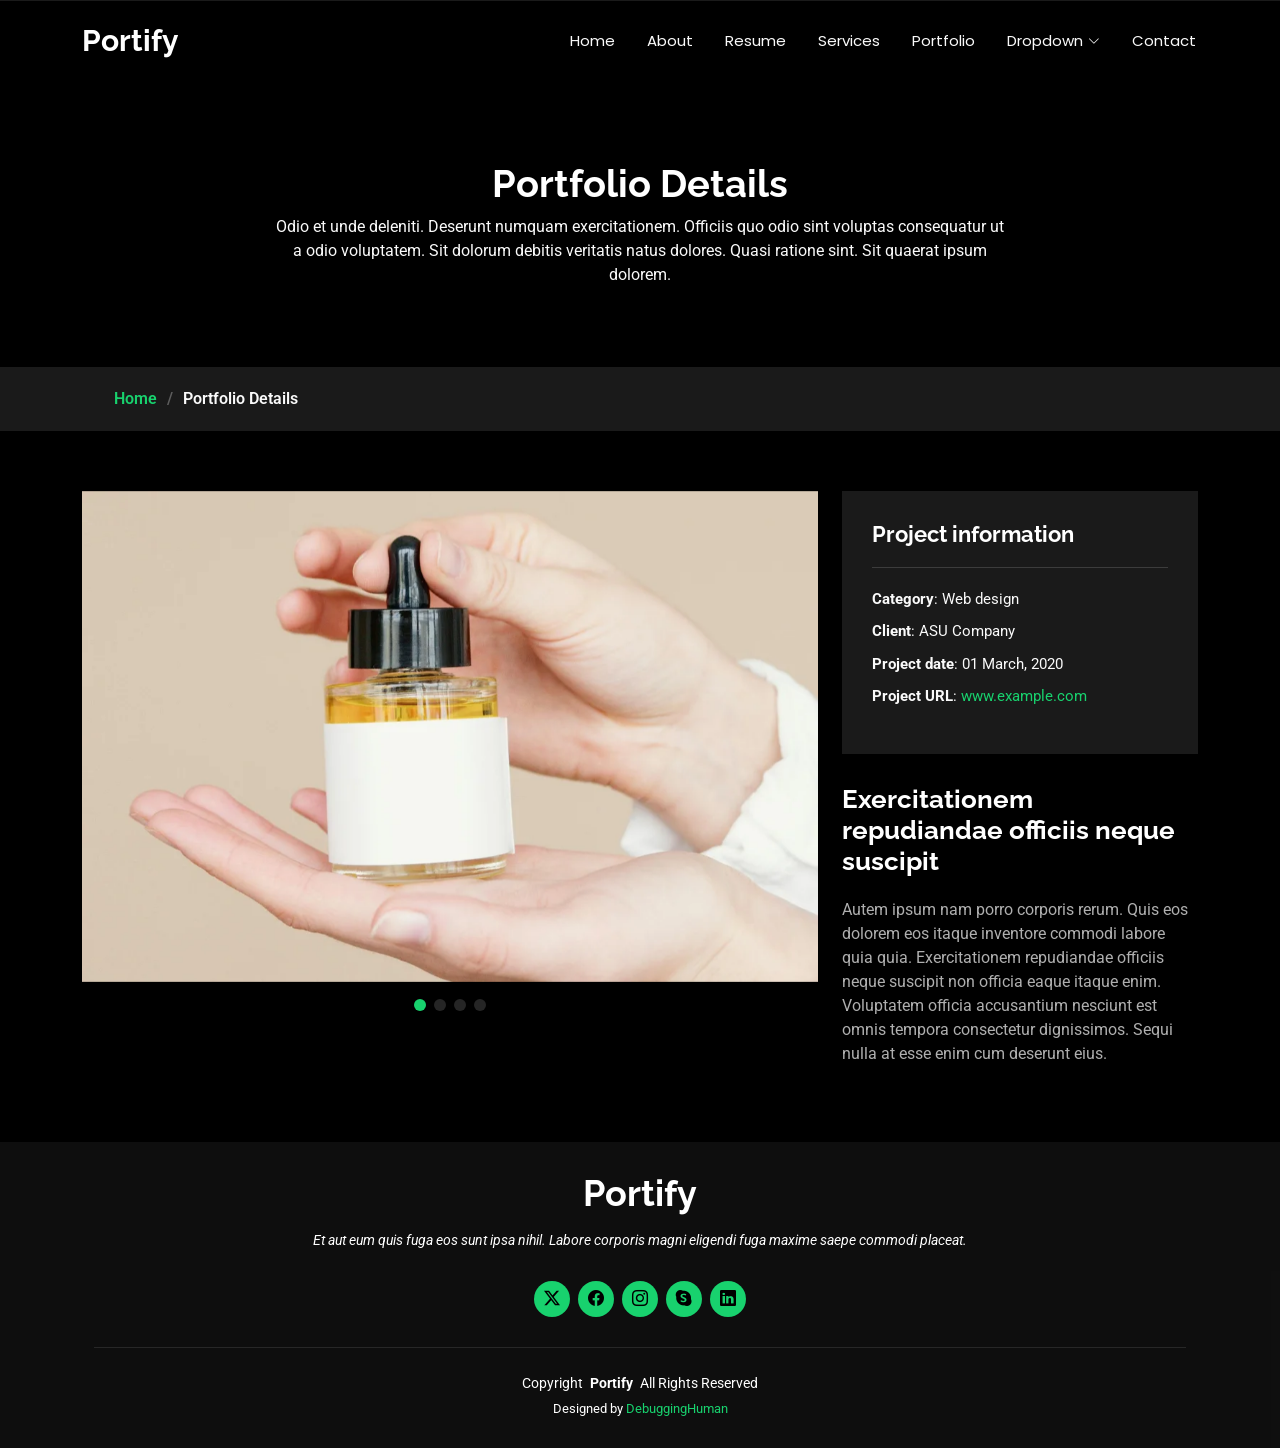
<file: portfolio-details.html>
<!DOCTYPE html>
<html lang="en">

<head>
  <meta charset="utf-8">
  <meta content="width=device-width, initial-scale=1.0" name="viewport">
  <title>Portfolio Details - Portify</title>
  <meta name="description" content="">
  <meta name="keywords" content="">

  <!-- Favicons -->
  <link href="assets/img/favicon.png" rel="icon">
  <link href="assets/img/apple-touch-icon.png" rel="apple-touch-icon">

  <!-- Fonts -->
  <link href="https://fonts.googleapis.com" rel="preconnect">
  <link href="https://fonts.gstatic.com" rel="preconnect" crossorigin>
  <link href="https://fonts.googleapis.com/css2?family=Roboto:ital,wght@0,100;0,300;0,400;0,500;0,700;0,900;1,100;1,300;1,400;1,500;1,700;1,900&family=Poppins:ital,wght@0,100;0,200;0,300;0,400;0,500;0,600;0,700;0,800;0,900;1,100;1,200;1,300;1,400;1,500;1,600;1,700;1,800;1,900&family=Raleway:ital,wght@0,100;0,200;0,300;0,400;0,500;0,600;0,700;0,800;0,900;1,100;1,200;1,300;1,400;1,500;1,600;1,700;1,800;1,900&display=swap" rel="stylesheet">

  <!-- Vendor CSS Files -->
  <link href="assets/vendor/bootstrap/css/bootstrap.min.css" rel="stylesheet">
  <link href="assets/vendor/bootstrap-icons/bootstrap-icons.css" rel="stylesheet">
  <link href="assets/vendor/aos/aos.css" rel="stylesheet">
  <link href="assets/vendor/swiper/swiper-bundle.min.css" rel="stylesheet">
  <link href="assets/vendor/glightbox/css/glightbox.min.css" rel="stylesheet">

  <!-- Main CSS File -->
  <link href="assets/css/main.css" rel="stylesheet">
</head>

<body class="portfolio-details-page">

  <header id="header" class="header d-flex align-items-center fixed-top">
    <div class="container-fluid container-xl position-relative d-flex align-items-center justify-content-between">

      <a href="index.html" class="logo d-flex align-items-center">
        <!-- Uncomment the line below if you also wish to use an image logo -->
        <!-- <img src="assets/img/logo.webp" alt=""> -->
        <h1 class="sitename">Portify</h1>
      </a>

      <nav id="navmenu" class="navmenu">
        <ul>
          <li><a href="index.html">Home</a></li>
          <li><a href="about.html">About</a></li>
          <li><a href="resume.html">Resume</a></li>
          <li><a href="services.html">Services</a></li>
          <li><a href="portfolio.html">Portfolio</a></li>
          <li class="dropdown"><a href="#"><span>Dropdown</span> <i class="bi bi-chevron-down toggle-dropdown"></i></a>
            <ul>
              <li><a href="#">Dropdown 1</a></li>
              <li class="dropdown"><a href="#"><span>Deep Dropdown</span> <i class="bi bi-chevron-down toggle-dropdown"></i></a>
                <ul>
                  <li><a href="#">Deep Dropdown 1</a></li>
                  <li><a href="#">Deep Dropdown 2</a></li>
                  <li><a href="#">Deep Dropdown 3</a></li>
                  <li><a href="#">Deep Dropdown 4</a></li>
                  <li><a href="#">Deep Dropdown 5</a></li>
                </ul>
              </li>
              <li><a href="#">Dropdown 2</a></li>
              <li><a href="#">Dropdown 3</a></li>
              <li><a href="#">Dropdown 4</a></li>
            </ul>
          </li>
          <li><a href="contact.html">Contact</a></li>
        </ul>
        <i class="mobile-nav-toggle d-xl-none bi bi-list"></i>
      </nav>

    </div>
  </header>

  <main class="main">

    <!-- Page Title -->
    <div class="page-title" data-aos="fade">
      <div class="heading">
        <div class="container">
          <div class="row d-flex justify-content-center text-center">
            <div class="col-lg-8">
              <h1>Portfolio Details</h1>
              <p class="mb-0">Odio et unde deleniti. Deserunt numquam exercitationem. Officiis quo odio sint voluptas consequatur ut a odio voluptatem. Sit dolorum debitis veritatis natus dolores. Quasi ratione sint. Sit quaerat ipsum dolorem.</p>
            </div>
          </div>
        </div>
      </div>
      <nav class="breadcrumbs">
        <div class="container">
          <ol>
            <li><a href="index.html">Home</a></li>
            <li class="current">Portfolio Details</li>
          </ol>
        </div>
      </nav>
    </div><!-- End Page Title -->

    <!-- Portfolio Details Section -->
    <section id="portfolio-details" class="portfolio-details section">

      <div class="container" data-aos="fade-up" data-aos-delay="100">

        <div class="row gy-4">

          <div class="col-lg-8">
            <div class="portfolio-details-slider swiper init-swiper">

              <script type="application/json" class="swiper-config">
                {
                  "loop": true,
                  "speed": 600,
                  "autoplay": {
                    "delay": 5000
                  },
                  "slidesPerView": "auto",
                  "pagination": {
                    "el": ".swiper-pagination",
                    "type": "bullets",
                    "clickable": true
                  }
                }
              </script>

              <div class="swiper-wrapper align-items-center">

                <div class="swiper-slide">
                  <img src="assets/img/portfolio/portfolio-1.webp" alt="">
                </div>

                <div class="swiper-slide">
                  <img src="assets/img/portfolio/portfolio-10.webp" alt="">
                </div>

                <div class="swiper-slide">
                  <img src="assets/img/portfolio/portfolio-7.webp" alt="">
                </div>

                <div class="swiper-slide">
                  <img src="assets/img/portfolio/portfolio-4.webp" alt="">
                </div>

              </div>
              <div class="swiper-pagination"></div>
            </div>
          </div>

          <div class="col-lg-4">
            <div class="portfolio-info" data-aos="fade-up" data-aos-delay="200">
              <h3>Project information</h3>
              <ul>
                <li><strong>Category</strong>: Web design</li>
                <li><strong>Client</strong>: ASU Company</li>
                <li><strong>Project date</strong>: 01 March, 2020</li>
                <li><strong>Project URL</strong>: <a href="#">www.example.com</a></li>
              </ul>
            </div>
            <div class="portfolio-description" data-aos="fade-up" data-aos-delay="300">
              <h2>Exercitationem repudiandae officiis neque suscipit</h2>
              <p>
                Autem ipsum nam porro corporis rerum. Quis eos dolorem eos itaque inventore commodi labore quia quia. Exercitationem repudiandae officiis neque suscipit non officia eaque itaque enim. Voluptatem officia accusantium nesciunt est omnis tempora consectetur dignissimos. Sequi nulla at esse enim cum deserunt eius.
              </p>
            </div>
          </div>

        </div>

      </div>

    </section><!-- /Portfolio Details Section -->

  </main>

  <footer id="footer" class="footer dark-background">
    <div class="container">
      <h3 class="sitename">Portify</h3>
      <p>Et aut eum quis fuga eos sunt ipsa nihil. Labore corporis magni eligendi fuga maxime saepe commodi placeat.</p>
      <div class="social-links d-flex justify-content-center">
        <a href=""><i class="bi bi-twitter-x"></i></a>
        <a href=""><i class="bi bi-facebook"></i></a>
        <a href=""><i class="bi bi-instagram"></i></a>
        <a href=""><i class="bi bi-skype"></i></a>
        <a href=""><i class="bi bi-linkedin"></i></a>
      </div>
      <div class="container">
        <div class="copyright">
          <span>Copyright</span> <strong class="px-1 sitename">Portify</strong> <span>All Rights Reserved</span>
        </div>
        <div class="credits">
          Designed by <a href="https://debugginghuman.com/">DebuggingHuman</a>
        </div>
      </div>
    </div>
  </footer>

  <!-- Scroll Top -->
  <a href="#" id="scroll-top" class="scroll-top d-flex align-items-center justify-content-center"><i class="bi bi-arrow-up-short"></i></a>

  <!-- Preloader -->
  <div id="preloader"></div>

  <!-- Vendor JS Files -->
  <script src="assets/vendor/bootstrap/js/bootstrap.bundle.min.js"></script>
  <script src="assets/vendor/php-email-form/validate.js"></script>
  <script src="assets/vendor/aos/aos.js"></script>
  <script src="assets/vendor/typed.js/typed.umd.js"></script>
  <script src="assets/vendor/purecounter/purecounter_vanilla.js"></script>
  <script src="assets/vendor/waypoints/noframework.waypoints.js"></script>
  <script src="assets/vendor/swiper/swiper-bundle.min.js"></script>
  <script src="assets/vendor/glightbox/js/glightbox.min.js"></script>
  <script src="assets/vendor/imagesloaded/imagesloaded.pkgd.min.js"></script>
  <script src="assets/vendor/isotope-layout/isotope.pkgd.min.js"></script>

  <!-- Main JS File -->
  <script src="assets/js/main.js"></script>

</body>

</html>
</file>
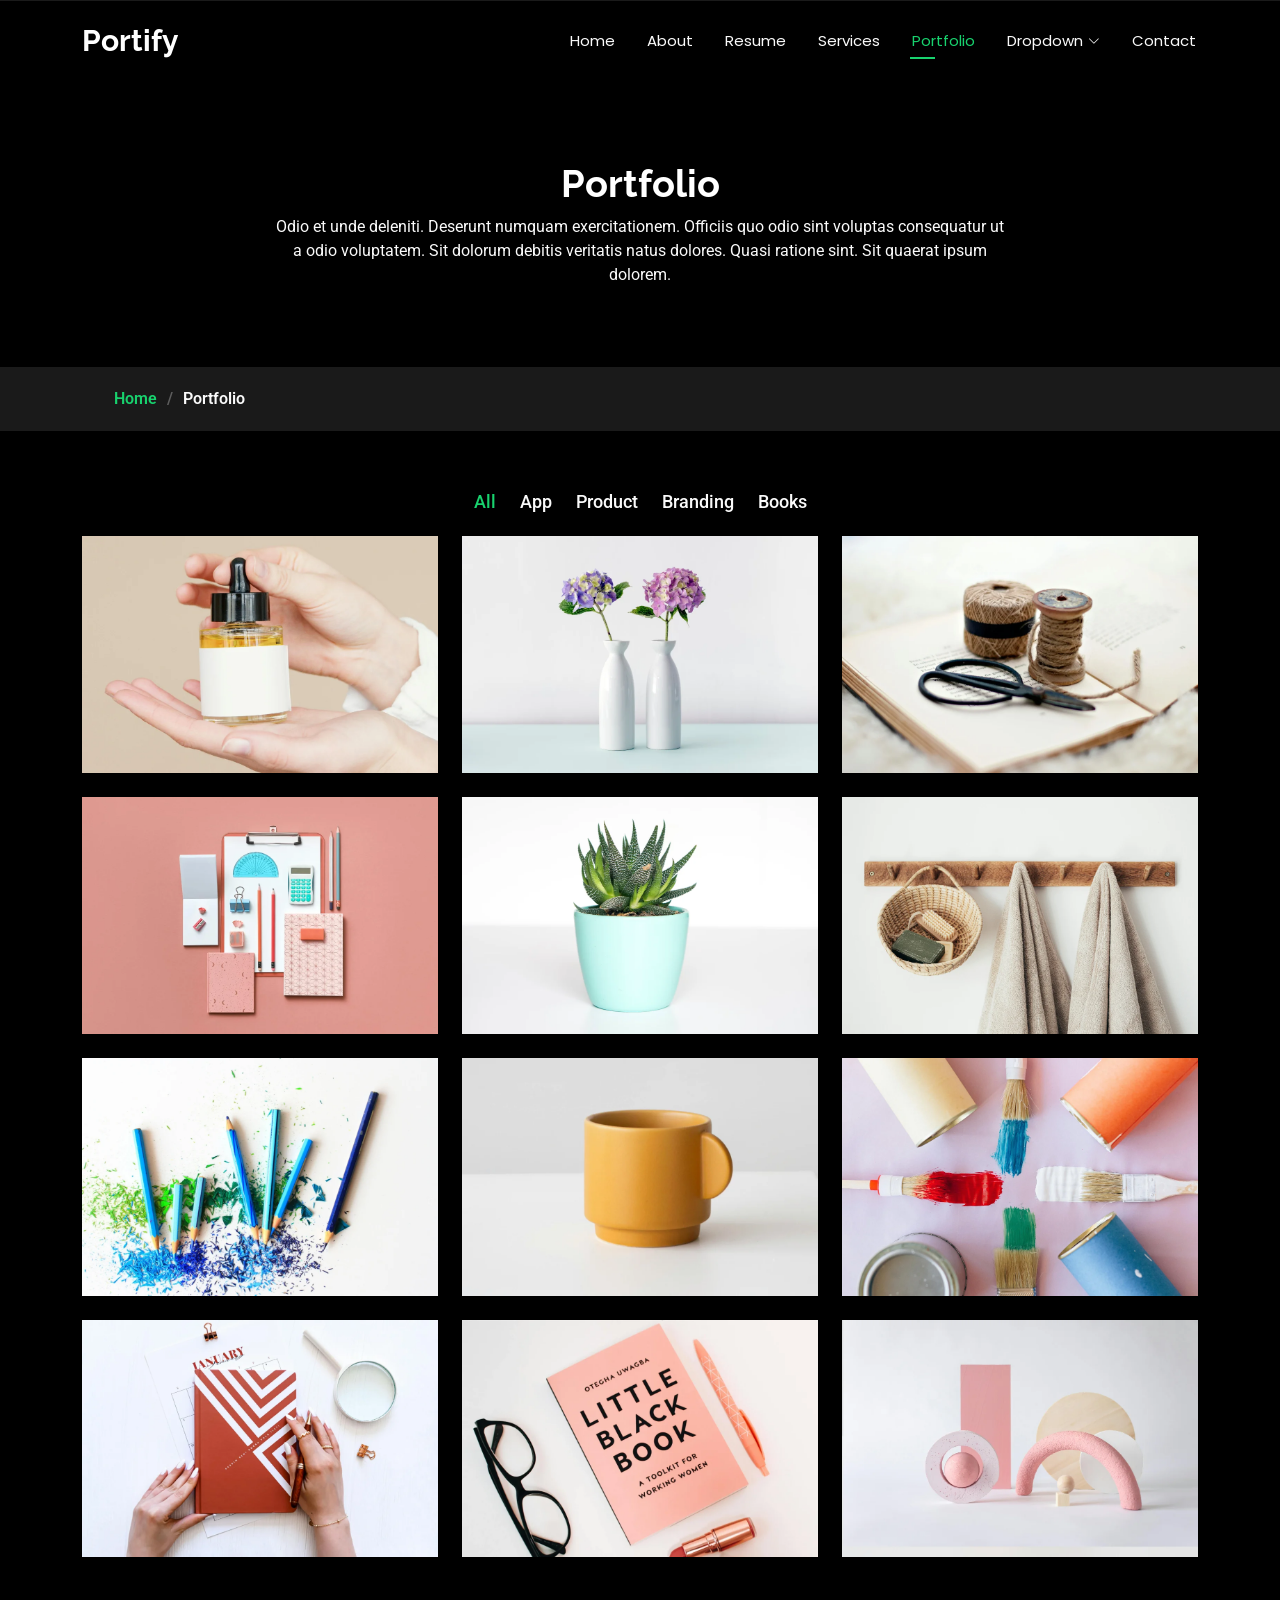
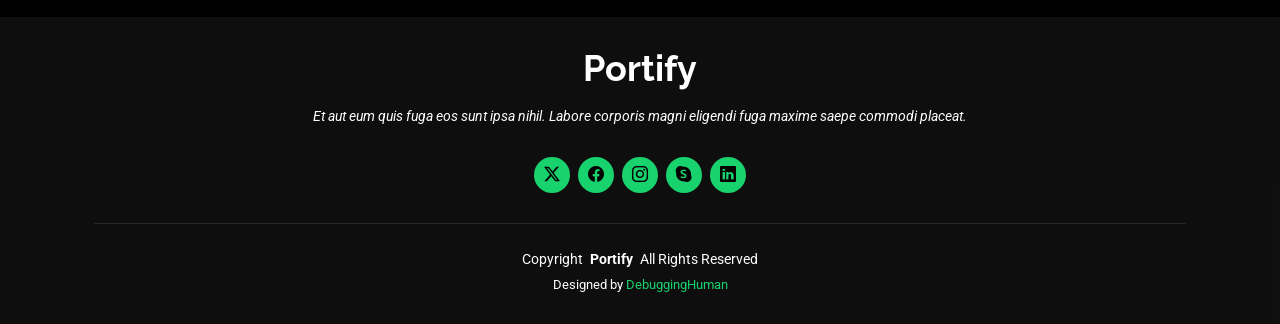
<file: portfolio.html>
<!DOCTYPE html>
<html lang="en">

<head>
  <meta charset="utf-8">
  <meta content="width=device-width, initial-scale=1.0" name="viewport">
  <title>Portfolio - Portify</title>
  <meta name="description" content="">
  <meta name="keywords" content="">

  <!-- Favicons -->
  <link href="assets/img/favicon.png" rel="icon">
  <link href="assets/img/apple-touch-icon.png" rel="apple-touch-icon">

  <!-- Fonts -->
  <link href="https://fonts.googleapis.com" rel="preconnect">
  <link href="https://fonts.gstatic.com" rel="preconnect" crossorigin>
  <link href="https://fonts.googleapis.com/css2?family=Roboto:ital,wght@0,100;0,300;0,400;0,500;0,700;0,900;1,100;1,300;1,400;1,500;1,700;1,900&family=Poppins:ital,wght@0,100;0,200;0,300;0,400;0,500;0,600;0,700;0,800;0,900;1,100;1,200;1,300;1,400;1,500;1,600;1,700;1,800;1,900&family=Raleway:ital,wght@0,100;0,200;0,300;0,400;0,500;0,600;0,700;0,800;0,900;1,100;1,200;1,300;1,400;1,500;1,600;1,700;1,800;1,900&display=swap" rel="stylesheet">

  <!-- Vendor CSS Files -->
  <link href="assets/vendor/bootstrap/css/bootstrap.min.css" rel="stylesheet">
  <link href="assets/vendor/bootstrap-icons/bootstrap-icons.css" rel="stylesheet">
  <link href="assets/vendor/aos/aos.css" rel="stylesheet">
  <link href="assets/vendor/swiper/swiper-bundle.min.css" rel="stylesheet">
  <link href="assets/vendor/glightbox/css/glightbox.min.css" rel="stylesheet">

  <!-- Main CSS File -->
  <link href="assets/css/main.css" rel="stylesheet">

</head>

<body class="portfolio-page">

  <header id="header" class="header d-flex align-items-center fixed-top">
    <div class="container-fluid container-xl position-relative d-flex align-items-center justify-content-between">

      <a href="index.html" class="logo d-flex align-items-center">
        <!-- Uncomment the line below if you also wish to use an image logo -->
        <!-- <img src="assets/img/logo.webp" alt=""> -->
        <h1 class="sitename">Portify</h1>
      </a>

      <nav id="navmenu" class="navmenu">
        <ul>
          <li><a href="index.html">Home</a></li>
          <li><a href="about.html">About</a></li>
          <li><a href="resume.html">Resume</a></li>
          <li><a href="services.html">Services</a></li>
          <li><a href="portfolio.html" class="active">Portfolio</a></li>
          <li class="dropdown"><a href="#"><span>Dropdown</span> <i class="bi bi-chevron-down toggle-dropdown"></i></a>
            <ul>
              <li><a href="#">Dropdown 1</a></li>
              <li class="dropdown"><a href="#"><span>Deep Dropdown</span> <i class="bi bi-chevron-down toggle-dropdown"></i></a>
                <ul>
                  <li><a href="#">Deep Dropdown 1</a></li>
                  <li><a href="#">Deep Dropdown 2</a></li>
                  <li><a href="#">Deep Dropdown 3</a></li>
                  <li><a href="#">Deep Dropdown 4</a></li>
                  <li><a href="#">Deep Dropdown 5</a></li>
                </ul>
              </li>
              <li><a href="#">Dropdown 2</a></li>
              <li><a href="#">Dropdown 3</a></li>
              <li><a href="#">Dropdown 4</a></li>
            </ul>
          </li>
          <li><a href="contact.html">Contact</a></li>
        </ul>
        <i class="mobile-nav-toggle d-xl-none bi bi-list"></i>
      </nav>

    </div>
  </header>

  <main class="main">

    <!-- Page Title -->
    <div class="page-title" data-aos="fade">
      <div class="heading">
        <div class="container">
          <div class="row d-flex justify-content-center text-center">
            <div class="col-lg-8">
              <h1>Portfolio</h1>
              <p class="mb-0">Odio et unde deleniti. Deserunt numquam exercitationem. Officiis quo odio sint voluptas consequatur ut a odio voluptatem. Sit dolorum debitis veritatis natus dolores. Quasi ratione sint. Sit quaerat ipsum dolorem.</p>
            </div>
          </div>
        </div>
      </div>
      <nav class="breadcrumbs">
        <div class="container">
          <ol>
            <li><a href="index.html">Home</a></li>
            <li class="current">Portfolio</li>
          </ol>
        </div>
      </nav>
    </div><!-- End Page Title -->

    <!-- Portfolio Section -->
    <section id="portfolio" class="portfolio section">

      <div class="container">

        <div class="isotope-layout" data-default-filter="*" data-layout="masonry" data-sort="original-order">

          <ul class="portfolio-filters isotope-filters" data-aos="fade-up" data-aos-delay="100">
            <li data-filter="*" class="filter-active">All</li>
            <li data-filter=".filter-app">App</li>
            <li data-filter=".filter-product">Product</li>
            <li data-filter=".filter-branding">Branding</li>
            <li data-filter=".filter-books">Books</li>
          </ul><!-- End Portfolio Filters -->

          <div class="row gy-4 isotope-container" data-aos="fade-up" data-aos-delay="200">

            <div class="col-lg-4 col-md-6 portfolio-item isotope-item filter-app">
              <div class="portfolio-content h-100">
                <img src="assets/img/portfolio/portfolio-1.webp" class="img-fluid" alt="">
                <div class="portfolio-info">
                  <h4>App 1</h4>
                  <p>Lorem ipsum, dolor sit amet consectetur</p>
                  <a href="assets/img/portfolio/portfolio-1.webp" title="App 1" data-gallery="portfolio-gallery-app" class="glightbox preview-link"><i class="bi bi-zoom-in"></i></a>
                  <a href="portfolio-details.html" title="More Details" class="details-link"><i class="bi bi-link-45deg"></i></a>
                </div>
              </div>
            </div><!-- End Portfolio Item -->

            <div class="col-lg-4 col-md-6 portfolio-item isotope-item filter-product">
              <div class="portfolio-content h-100">
                <img src="assets/img/portfolio/portfolio-10.webp" class="img-fluid" alt="">
                <div class="portfolio-info">
                  <h4>Product 1</h4>
                  <p>Lorem ipsum, dolor sit amet consectetur</p>
                  <a href="assets/img/portfolio/portfolio-10.webp" title="Product 1" data-gallery="portfolio-gallery-product" class="glightbox preview-link"><i class="bi bi-zoom-in"></i></a>
                  <a href="portfolio-details.html" title="More Details" class="details-link"><i class="bi bi-link-45deg"></i></a>
                </div>
              </div>
            </div><!-- End Portfolio Item -->

            <div class="col-lg-4 col-md-6 portfolio-item isotope-item filter-branding">
              <div class="portfolio-content h-100">
                <img src="assets/img/portfolio/portfolio-7.webp" class="img-fluid" alt="">
                <div class="portfolio-info">
                  <h4>Branding 1</h4>
                  <p>Lorem ipsum, dolor sit amet consectetur</p>
                  <a href="assets/img/portfolio/portfolio-7.webp" title="Branding 1" data-gallery="portfolio-gallery-branding" class="glightbox preview-link"><i class="bi bi-zoom-in"></i></a>
                  <a href="portfolio-details.html" title="More Details" class="details-link"><i class="bi bi-link-45deg"></i></a>
                </div>
              </div>
            </div><!-- End Portfolio Item -->

            <div class="col-lg-4 col-md-6 portfolio-item isotope-item filter-books">
              <div class="portfolio-content h-100">
                <img src="assets/img/portfolio/portfolio-4.webp" class="img-fluid" alt="">
                <div class="portfolio-info">
                  <h4>Books 1</h4>
                  <p>Lorem ipsum, dolor sit amet consectetur</p>
                  <a href="assets/img/portfolio/portfolio-4.webp" title="Branding 1" data-gallery="portfolio-gallery-book" class="glightbox preview-link"><i class="bi bi-zoom-in"></i></a>
                  <a href="portfolio-details.html" title="More Details" class="details-link"><i class="bi bi-link-45deg"></i></a>
                </div>
              </div>
            </div><!-- End Portfolio Item -->

            <div class="col-lg-4 col-md-6 portfolio-item isotope-item filter-app">
              <div class="portfolio-content h-100">
                <img src="assets/img/portfolio/portfolio-2.webp" class="img-fluid" alt="">
                <div class="portfolio-info">
                  <h4>App 2</h4>
                  <p>Lorem ipsum, dolor sit amet consectetur</p>
                  <a href="assets/img/portfolio/portfolio-2.webp" title="App 2" data-gallery="portfolio-gallery-app" class="glightbox preview-link"><i class="bi bi-zoom-in"></i></a>
                  <a href="portfolio-details.html" title="More Details" class="details-link"><i class="bi bi-link-45deg"></i></a>
                </div>
              </div>
            </div><!-- End Portfolio Item -->

            <div class="col-lg-4 col-md-6 portfolio-item isotope-item filter-product">
              <div class="portfolio-content h-100">
                <img src="assets/img/portfolio/portfolio-11.webp" class="img-fluid" alt="">
                <div class="portfolio-info">
                  <h4>Product 2</h4>
                  <p>Lorem ipsum, dolor sit amet consectetur</p>
                  <a href="assets/img/portfolio/portfolio-11.webp" title="Product 2" data-gallery="portfolio-gallery-product" class="glightbox preview-link"><i class="bi bi-zoom-in"></i></a>
                  <a href="portfolio-details.html" title="More Details" class="details-link"><i class="bi bi-link-45deg"></i></a>
                </div>
              </div>
            </div><!-- End Portfolio Item -->

            <div class="col-lg-4 col-md-6 portfolio-item isotope-item filter-branding">
              <div class="portfolio-content h-100">
                <img src="assets/img/portfolio/portfolio-8.webp" class="img-fluid" alt="">
                <div class="portfolio-info">
                  <h4>Branding 2</h4>
                  <p>Lorem ipsum, dolor sit amet consectetur</p>
                  <a href="assets/img/portfolio/portfolio-8.webp" title="Branding 2" data-gallery="portfolio-gallery-branding" class="glightbox preview-link"><i class="bi bi-zoom-in"></i></a>
                  <a href="portfolio-details.html" title="More Details" class="details-link"><i class="bi bi-link-45deg"></i></a>
                </div>
              </div>
            </div><!-- End Portfolio Item -->

            <div class="col-lg-4 col-md-6 portfolio-item isotope-item filter-books">
              <div class="portfolio-content h-100">
                <img src="assets/img/portfolio/portfolio-5.webp" class="img-fluid" alt="">
                <div class="portfolio-info">
                  <h4>Books 2</h4>
                  <p>Lorem ipsum, dolor sit amet consectetur</p>
                  <a href="assets/img/portfolio/portfolio-5.webp" title="Branding 2" data-gallery="portfolio-gallery-book" class="glightbox preview-link"><i class="bi bi-zoom-in"></i></a>
                  <a href="portfolio-details.html" title="More Details" class="details-link"><i class="bi bi-link-45deg"></i></a>
                </div>
              </div>
            </div><!-- End Portfolio Item -->

            <div class="col-lg-4 col-md-6 portfolio-item isotope-item filter-app">
              <div class="portfolio-content h-100">
                <img src="assets/img/portfolio/portfolio-3.webp" class="img-fluid" alt="">
                <div class="portfolio-info">
                  <h4>App 3</h4>
                  <p>Lorem ipsum, dolor sit amet consectetur</p>
                  <a href="assets/img/portfolio/portfolio-3.webp" title="App 3" data-gallery="portfolio-gallery-app" class="glightbox preview-link"><i class="bi bi-zoom-in"></i></a>
                  <a href="portfolio-details.html" title="More Details" class="details-link"><i class="bi bi-link-45deg"></i></a>
                </div>
              </div>
            </div><!-- End Portfolio Item -->

            <div class="col-lg-4 col-md-6 portfolio-item isotope-item filter-product">
              <div class="portfolio-content h-100">
                <img src="assets/img/portfolio/portfolio-12.webp" class="img-fluid" alt="">
                <div class="portfolio-info">
                  <h4>Product 3</h4>
                  <p>Lorem ipsum, dolor sit amet consectetur</p>
                  <a href="assets/img/portfolio/portfolio-12.webp" title="Product 3" data-gallery="portfolio-gallery-product" class="glightbox preview-link"><i class="bi bi-zoom-in"></i></a>
                  <a href="portfolio-details.html" title="More Details" class="details-link"><i class="bi bi-link-45deg"></i></a>
                </div>
              </div>
            </div><!-- End Portfolio Item -->

            <div class="col-lg-4 col-md-6 portfolio-item isotope-item filter-branding">
              <div class="portfolio-content h-100">
                <img src="assets/img/portfolio/portfolio-9.webp" class="img-fluid" alt="">
                <div class="portfolio-info">
                  <h4>Branding 3</h4>
                  <p>Lorem ipsum, dolor sit amet consectetur</p>
                  <a href="assets/img/portfolio/portfolio-9.webp" title="Branding 2" data-gallery="portfolio-gallery-branding" class="glightbox preview-link"><i class="bi bi-zoom-in"></i></a>
                  <a href="portfolio-details.html" title="More Details" class="details-link"><i class="bi bi-link-45deg"></i></a>
                </div>
              </div>
            </div><!-- End Portfolio Item -->

            <div class="col-lg-4 col-md-6 portfolio-item isotope-item filter-books">
              <div class="portfolio-content h-100">
                <img src="assets/img/portfolio/portfolio-6.webp" class="img-fluid" alt="">
                <div class="portfolio-info">
                  <h4>Books 3</h4>
                  <p>Lorem ipsum, dolor sit amet consectetur</p>
                  <a href="assets/img/portfolio/portfolio-6.webp" title="Branding 3" data-gallery="portfolio-gallery-book" class="glightbox preview-link"><i class="bi bi-zoom-in"></i></a>
                  <a href="portfolio-details.html" title="More Details" class="details-link"><i class="bi bi-link-45deg"></i></a>
                </div>
              </div>
            </div><!-- End Portfolio Item -->

          </div><!-- End Portfolio Container -->

        </div>

      </div>

    </section><!-- /Portfolio Section -->

  </main>

  <footer id="footer" class="footer dark-background">
    <div class="container">
      <h3 class="sitename">Portify</h3>
      <p>Et aut eum quis fuga eos sunt ipsa nihil. Labore corporis magni eligendi fuga maxime saepe commodi placeat.</p>
      <div class="social-links d-flex justify-content-center">
        <a href=""><i class="bi bi-twitter-x"></i></a>
        <a href=""><i class="bi bi-facebook"></i></a>
        <a href=""><i class="bi bi-instagram"></i></a>
        <a href=""><i class="bi bi-skype"></i></a>
        <a href=""><i class="bi bi-linkedin"></i></a>
      </div>
      <div class="container">
        <div class="copyright">
          <span>Copyright</span> <strong class="px-1 sitename">Portify</strong> <span>All Rights Reserved</span>
        </div>
        <div class="credits">
          Designed by <a href="https://debugginghuman.com/">DebuggingHuman</a>
        </div>
      </div>
    </div>
  </footer>

  <!-- Scroll Top -->
  <a href="#" id="scroll-top" class="scroll-top d-flex align-items-center justify-content-center"><i class="bi bi-arrow-up-short"></i></a>

  <!-- Preloader -->
  <div id="preloader"></div>

  <!-- Vendor JS Files -->
  <script src="assets/vendor/bootstrap/js/bootstrap.bundle.min.js"></script>
  <script src="assets/vendor/php-email-form/validate.js"></script>
  <script src="assets/vendor/aos/aos.js"></script>
  <script src="assets/vendor/typed.js/typed.umd.js"></script>
  <script src="assets/vendor/purecounter/purecounter_vanilla.js"></script>
  <script src="assets/vendor/waypoints/noframework.waypoints.js"></script>
  <script src="assets/vendor/swiper/swiper-bundle.min.js"></script>
  <script src="assets/vendor/glightbox/js/glightbox.min.js"></script>
  <script src="assets/vendor/imagesloaded/imagesloaded.pkgd.min.js"></script>
  <script src="assets/vendor/isotope-layout/isotope.pkgd.min.js"></script>

  <!-- Main JS File -->
  <script src="assets/js/main.js"></script>

</body>

</html>
</file>
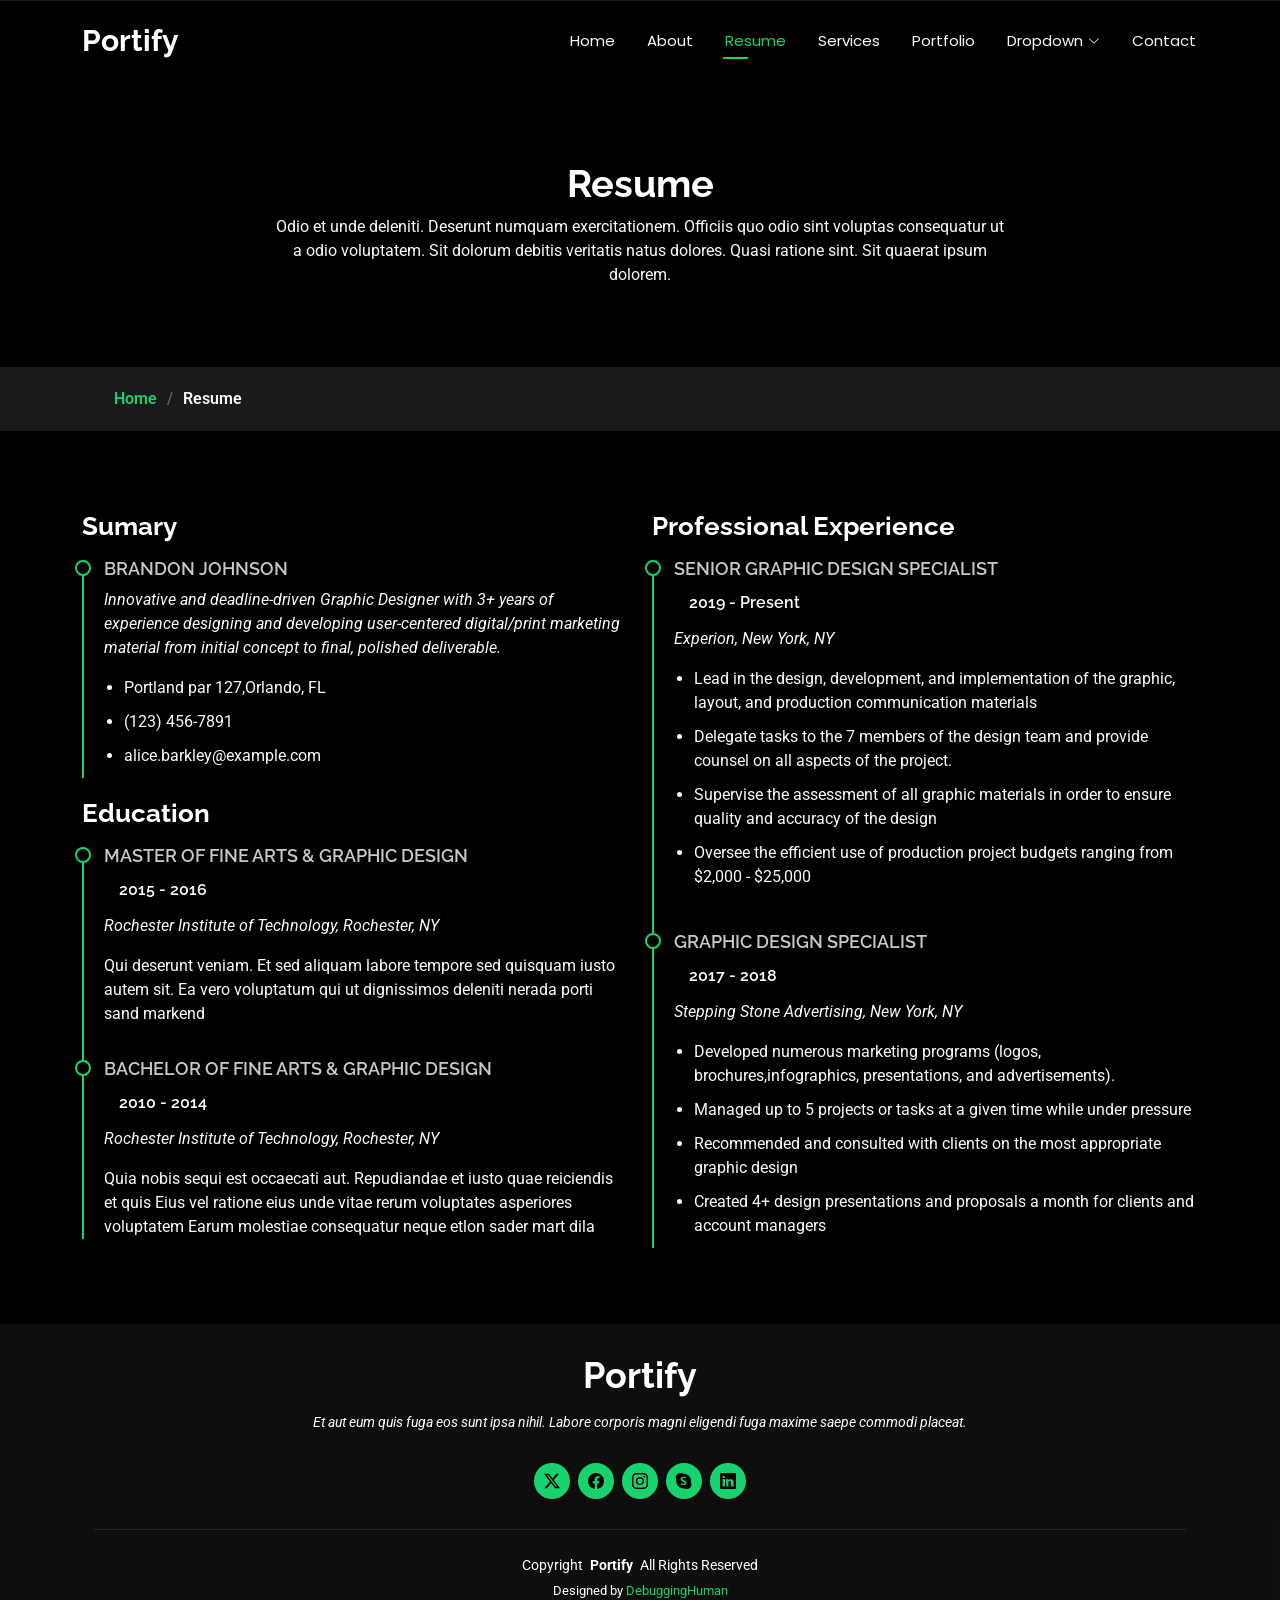
<file: resume.html>
<!DOCTYPE html>
<html lang="en">

<head>
  <meta charset="utf-8">
  <meta content="width=device-width, initial-scale=1.0" name="viewport">
  <title>Resume - Portify</title>
  <meta name="description" content="">
  <meta name="keywords" content="">

  <!-- Favicons -->
  <link href="assets/img/favicon.png" rel="icon">
  <link href="assets/img/apple-touch-icon.png" rel="apple-touch-icon">

  <!-- Fonts -->
  <link href="https://fonts.googleapis.com" rel="preconnect">
  <link href="https://fonts.gstatic.com" rel="preconnect" crossorigin>
  <link href="https://fonts.googleapis.com/css2?family=Roboto:ital,wght@0,100;0,300;0,400;0,500;0,700;0,900;1,100;1,300;1,400;1,500;1,700;1,900&family=Poppins:ital,wght@0,100;0,200;0,300;0,400;0,500;0,600;0,700;0,800;0,900;1,100;1,200;1,300;1,400;1,500;1,600;1,700;1,800;1,900&family=Raleway:ital,wght@0,100;0,200;0,300;0,400;0,500;0,600;0,700;0,800;0,900;1,100;1,200;1,300;1,400;1,500;1,600;1,700;1,800;1,900&display=swap" rel="stylesheet">

  <!-- Vendor CSS Files -->
  <link href="assets/vendor/bootstrap/css/bootstrap.min.css" rel="stylesheet">
  <link href="assets/vendor/bootstrap-icons/bootstrap-icons.css" rel="stylesheet">
  <link href="assets/vendor/aos/aos.css" rel="stylesheet">
  <link href="assets/vendor/swiper/swiper-bundle.min.css" rel="stylesheet">
  <link href="assets/vendor/glightbox/css/glightbox.min.css" rel="stylesheet">

  <!-- Main CSS File -->
  <link href="assets/css/main.css" rel="stylesheet">
</head>

<body class="resume-page">

  <header id="header" class="header d-flex align-items-center fixed-top">
    <div class="container-fluid container-xl position-relative d-flex align-items-center justify-content-between">

      <a href="index.html" class="logo d-flex align-items-center">
        <!-- Uncomment the line below if you also wish to use an image logo -->
        <!-- <img src="assets/img/logo.webp" alt=""> -->
        <h1 class="sitename">Portify</h1>
      </a>

      <nav id="navmenu" class="navmenu">
        <ul>
          <li><a href="index.html">Home</a></li>
          <li><a href="about.html">About</a></li>
          <li><a href="resume.html" class="active">Resume</a></li>
          <li><a href="services.html">Services</a></li>
          <li><a href="portfolio.html">Portfolio</a></li>
          <li class="dropdown"><a href="#"><span>Dropdown</span> <i class="bi bi-chevron-down toggle-dropdown"></i></a>
            <ul>
              <li><a href="#">Dropdown 1</a></li>
              <li class="dropdown"><a href="#"><span>Deep Dropdown</span> <i class="bi bi-chevron-down toggle-dropdown"></i></a>
                <ul>
                  <li><a href="#">Deep Dropdown 1</a></li>
                  <li><a href="#">Deep Dropdown 2</a></li>
                  <li><a href="#">Deep Dropdown 3</a></li>
                  <li><a href="#">Deep Dropdown 4</a></li>
                  <li><a href="#">Deep Dropdown 5</a></li>
                </ul>
              </li>
              <li><a href="#">Dropdown 2</a></li>
              <li><a href="#">Dropdown 3</a></li>
              <li><a href="#">Dropdown 4</a></li>
            </ul>
          </li>
          <li><a href="contact.html">Contact</a></li>
        </ul>
        <i class="mobile-nav-toggle d-xl-none bi bi-list"></i>
      </nav>

    </div>
  </header>

  <main class="main">

    <!-- Page Title -->
    <div class="page-title" data-aos="fade">
      <div class="heading">
        <div class="container">
          <div class="row d-flex justify-content-center text-center">
            <div class="col-lg-8">
              <h1>Resume</h1>
              <p class="mb-0">Odio et unde deleniti. Deserunt numquam exercitationem. Officiis quo odio sint voluptas consequatur ut a odio voluptatem. Sit dolorum debitis veritatis natus dolores. Quasi ratione sint. Sit quaerat ipsum dolorem.</p>
            </div>
          </div>
        </div>
      </div>
      <nav class="breadcrumbs">
        <div class="container">
          <ol>
            <li><a href="index.html">Home</a></li>
            <li class="current">Resume</li>
          </ol>
        </div>
      </nav>
    </div><!-- End Page Title -->

    <!-- Resume Section -->
    <section id="resume" class="resume section">

      <div class="container">

        <div class="row">

          <div class="col-lg-6" data-aos="fade-up" data-aos-delay="100">
            <h3 class="resume-title">Sumary</h3>

            <div class="resume-item pb-0">
              <h4>Brandon Johnson</h4>
              <p><em>Innovative and deadline-driven Graphic Designer with 3+ years of experience designing and developing user-centered digital/print marketing material from initial concept to final, polished deliverable.</em></p>
              <ul>
                <li>Portland par 127,Orlando, FL</li>
                <li>(123) 456-7891</li>
                <li>alice.barkley@example.com</li>
              </ul>
            </div><!-- Edn Resume Item -->

            <h3 class="resume-title">Education</h3>
            <div class="resume-item">
              <h4>Master of Fine Arts &amp; Graphic Design</h4>
              <h5>2015 - 2016</h5>
              <p><em>Rochester Institute of Technology, Rochester, NY</em></p>
              <p>Qui deserunt veniam. Et sed aliquam labore tempore sed quisquam iusto autem sit. Ea vero voluptatum qui ut dignissimos deleniti nerada porti sand markend</p>
            </div><!-- Edn Resume Item -->

            <div class="resume-item">
              <h4>Bachelor of Fine Arts &amp; Graphic Design</h4>
              <h5>2010 - 2014</h5>
              <p><em>Rochester Institute of Technology, Rochester, NY</em></p>
              <p>Quia nobis sequi est occaecati aut. Repudiandae et iusto quae reiciendis et quis Eius vel ratione eius unde vitae rerum voluptates asperiores voluptatem Earum molestiae consequatur neque etlon sader mart dila</p>
            </div><!-- Edn Resume Item -->

          </div>

          <div class="col-lg-6" data-aos="fade-up" data-aos-delay="200">
            <h3 class="resume-title">Professional Experience</h3>
            <div class="resume-item">
              <h4>Senior graphic design specialist</h4>
              <h5>2019 - Present</h5>
              <p><em>Experion, New York, NY </em></p>
              <ul>
                <li>Lead in the design, development, and implementation of the graphic, layout, and production communication materials</li>
                <li>Delegate tasks to the 7 members of the design team and provide counsel on all aspects of the project. </li>
                <li>Supervise the assessment of all graphic materials in order to ensure quality and accuracy of the design</li>
                <li>Oversee the efficient use of production project budgets ranging from $2,000 - $25,000</li>
              </ul>
            </div><!-- Edn Resume Item -->

            <div class="resume-item">
              <h4>Graphic design specialist</h4>
              <h5>2017 - 2018</h5>
              <p><em>Stepping Stone Advertising, New York, NY</em></p>
              <ul>
                <li>Developed numerous marketing programs (logos, brochures,infographics, presentations, and advertisements).</li>
                <li>Managed up to 5 projects or tasks at a given time while under pressure</li>
                <li>Recommended and consulted with clients on the most appropriate graphic design</li>
                <li>Created 4+ design presentations and proposals a month for clients and account managers</li>
              </ul>
            </div><!-- Edn Resume Item -->

          </div>

        </div>

      </div>

    </section><!-- /Resume Section -->

  </main>

  <footer id="footer" class="footer dark-background">
    <div class="container">
      <h3 class="sitename">Portify</h3>
      <p>Et aut eum quis fuga eos sunt ipsa nihil. Labore corporis magni eligendi fuga maxime saepe commodi placeat.</p>
      <div class="social-links d-flex justify-content-center">
        <a href=""><i class="bi bi-twitter-x"></i></a>
        <a href=""><i class="bi bi-facebook"></i></a>
        <a href=""><i class="bi bi-instagram"></i></a>
        <a href=""><i class="bi bi-skype"></i></a>
        <a href=""><i class="bi bi-linkedin"></i></a>
      </div>
      <div class="container">
        <div class="copyright">
          <span>Copyright</span> <strong class="px-1 sitename">Portify</strong> <span>All Rights Reserved</span>
        </div>
        <div class="credits">
          Designed by <a href="https://debugginghuman.com/">DebuggingHuman</a>
        </div>
      </div>
    </div>
  </footer>

  <!-- Scroll Top -->
  <a href="#" id="scroll-top" class="scroll-top d-flex align-items-center justify-content-center"><i class="bi bi-arrow-up-short"></i></a>

  <!-- Preloader -->
  <div id="preloader"></div>

  <!-- Vendor JS Files -->
  <script src="assets/vendor/bootstrap/js/bootstrap.bundle.min.js"></script>
  <script src="assets/vendor/php-email-form/validate.js"></script>
  <script src="assets/vendor/aos/aos.js"></script>
  <script src="assets/vendor/typed.js/typed.umd.js"></script>
  <script src="assets/vendor/purecounter/purecounter_vanilla.js"></script>
  <script src="assets/vendor/waypoints/noframework.waypoints.js"></script>
  <script src="assets/vendor/swiper/swiper-bundle.min.js"></script>
  <script src="assets/vendor/glightbox/js/glightbox.min.js"></script>
  <script src="assets/vendor/imagesloaded/imagesloaded.pkgd.min.js"></script>
  <script src="assets/vendor/isotope-layout/isotope.pkgd.min.js"></script>

  <!-- Main JS File -->
  <script src="assets/js/main.js"></script>

</body>

</html>
</file>
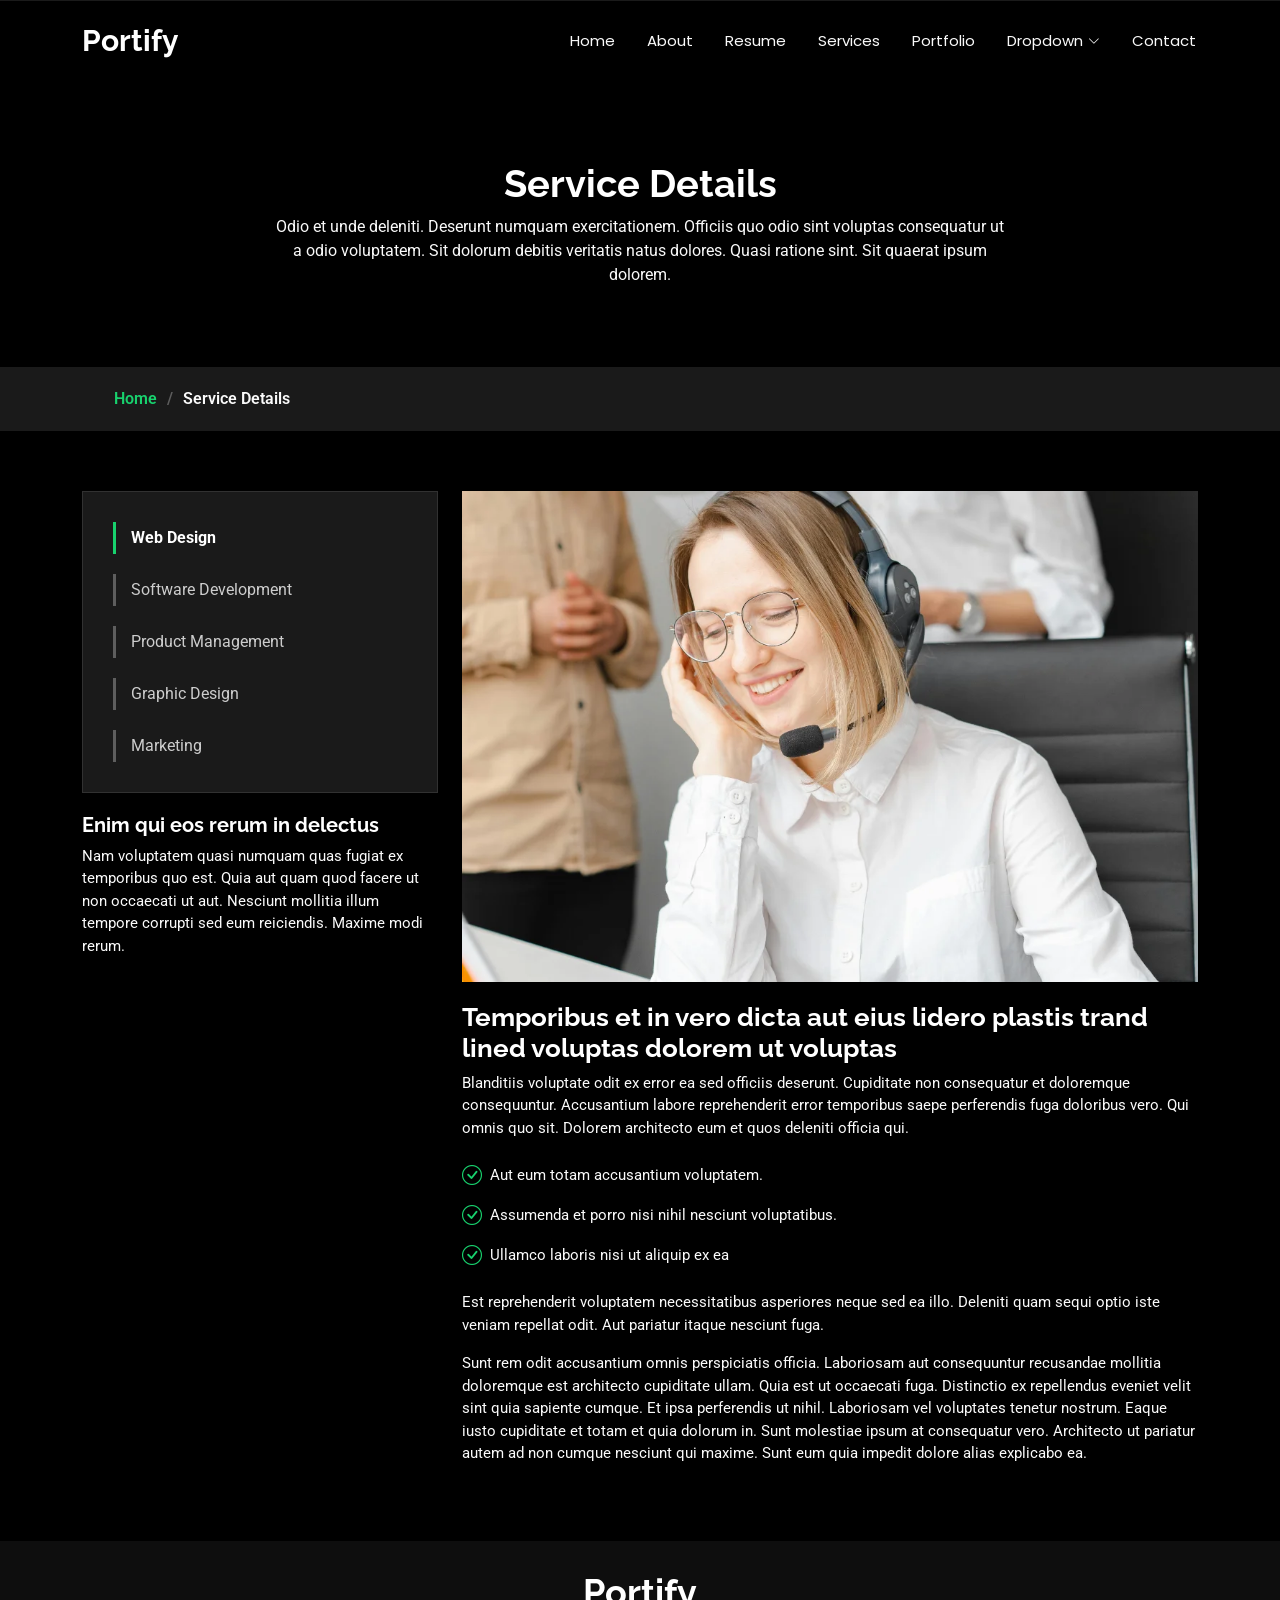
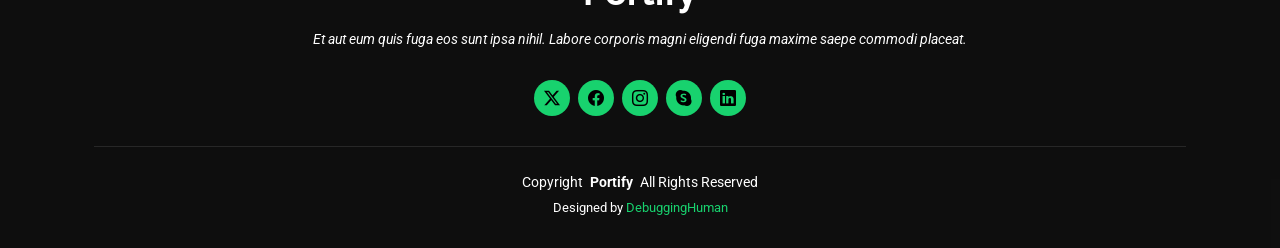
<file: service-details.html>
<!DOCTYPE html>
<html lang="en">

<head>
  <meta charset="utf-8">
  <meta content="width=device-width, initial-scale=1.0" name="viewport">
  <title>Service Details - Portify</title>
  <meta name="description" content="">
  <meta name="keywords" content="">

  <!-- Favicons -->
  <link href="assets/img/favicon.png" rel="icon">
  <link href="assets/img/apple-touch-icon.png" rel="apple-touch-icon">

  <!-- Fonts -->
  <link href="https://fonts.googleapis.com" rel="preconnect">
  <link href="https://fonts.gstatic.com" rel="preconnect" crossorigin>
  <link href="https://fonts.googleapis.com/css2?family=Roboto:ital,wght@0,100;0,300;0,400;0,500;0,700;0,900;1,100;1,300;1,400;1,500;1,700;1,900&family=Poppins:ital,wght@0,100;0,200;0,300;0,400;0,500;0,600;0,700;0,800;0,900;1,100;1,200;1,300;1,400;1,500;1,600;1,700;1,800;1,900&family=Raleway:ital,wght@0,100;0,200;0,300;0,400;0,500;0,600;0,700;0,800;0,900;1,100;1,200;1,300;1,400;1,500;1,600;1,700;1,800;1,900&display=swap" rel="stylesheet">

  <!-- Vendor CSS Files -->
  <link href="assets/vendor/bootstrap/css/bootstrap.min.css" rel="stylesheet">
  <link href="assets/vendor/bootstrap-icons/bootstrap-icons.css" rel="stylesheet">
  <link href="assets/vendor/aos/aos.css" rel="stylesheet">
  <link href="assets/vendor/swiper/swiper-bundle.min.css" rel="stylesheet">
  <link href="assets/vendor/glightbox/css/glightbox.min.css" rel="stylesheet">

  <!-- Main CSS File -->
  <link href="assets/css/main.css" rel="stylesheet">
</head>

<body class="service-details-page">

  <header id="header" class="header d-flex align-items-center fixed-top">
    <div class="container-fluid container-xl position-relative d-flex align-items-center justify-content-between">

      <a href="index.html" class="logo d-flex align-items-center">
        <!-- Uncomment the line below if you also wish to use an image logo -->
        <!-- <img src="assets/img/logo.webp" alt=""> -->
        <h1 class="sitename">Portify</h1>
      </a>

      <nav id="navmenu" class="navmenu">
        <ul>
          <li><a href="index.html">Home</a></li>
          <li><a href="about.html">About</a></li>
          <li><a href="resume.html">Resume</a></li>
          <li><a href="services.html">Services</a></li>
          <li><a href="portfolio.html">Portfolio</a></li>
          <li class="dropdown"><a href="#"><span>Dropdown</span> <i class="bi bi-chevron-down toggle-dropdown"></i></a>
            <ul>
              <li><a href="#">Dropdown 1</a></li>
              <li class="dropdown"><a href="#"><span>Deep Dropdown</span> <i class="bi bi-chevron-down toggle-dropdown"></i></a>
                <ul>
                  <li><a href="#">Deep Dropdown 1</a></li>
                  <li><a href="#">Deep Dropdown 2</a></li>
                  <li><a href="#">Deep Dropdown 3</a></li>
                  <li><a href="#">Deep Dropdown 4</a></li>
                  <li><a href="#">Deep Dropdown 5</a></li>
                </ul>
              </li>
              <li><a href="#">Dropdown 2</a></li>
              <li><a href="#">Dropdown 3</a></li>
              <li><a href="#">Dropdown 4</a></li>
            </ul>
          </li>
          <li><a href="contact.html">Contact</a></li>
        </ul>
        <i class="mobile-nav-toggle d-xl-none bi bi-list"></i>
      </nav>

    </div>
  </header>

  <main class="main">

    <!-- Page Title -->
    <div class="page-title" data-aos="fade">
      <div class="heading">
        <div class="container">
          <div class="row d-flex justify-content-center text-center">
            <div class="col-lg-8">
              <h1>Service Details</h1>
              <p class="mb-0">Odio et unde deleniti. Deserunt numquam exercitationem. Officiis quo odio sint voluptas consequatur ut a odio voluptatem. Sit dolorum debitis veritatis natus dolores. Quasi ratione sint. Sit quaerat ipsum dolorem.</p>
            </div>
          </div>
        </div>
      </div>
      <nav class="breadcrumbs">
        <div class="container">
          <ol>
            <li><a href="index.html">Home</a></li>
            <li class="current">Service Details</li>
          </ol>
        </div>
      </nav>
    </div><!-- End Page Title -->

    <!-- Service Details Section -->
    <section id="service-details" class="service-details section">

      <div class="container">

        <div class="row gy-4">

          <div class="col-lg-4" data-aos="fade-up" data-aos-delay="100">
            <div class="services-list">
              <a href="#" class="active">Web Design</a>
              <a href="#">Software Development</a>
              <a href="#">Product Management</a>
              <a href="#">Graphic Design</a>
              <a href="#">Marketing</a>
            </div>

            <h4>Enim qui eos rerum in delectus</h4>
            <p>Nam voluptatem quasi numquam quas fugiat ex temporibus quo est. Quia aut quam quod facere ut non occaecati ut aut. Nesciunt mollitia illum tempore corrupti sed eum reiciendis. Maxime modi rerum.</p>
          </div>

          <div class="col-lg-8" data-aos="fade-up" data-aos-delay="200">
            <img src="assets/img/services/services-4.webp" alt="" class="img-fluid services-img">
            <h3>Temporibus et in vero dicta aut eius lidero plastis trand lined voluptas dolorem ut voluptas</h3>
            <p>
              Blanditiis voluptate odit ex error ea sed officiis deserunt. Cupiditate non consequatur et doloremque consequuntur. Accusantium labore reprehenderit error temporibus saepe perferendis fuga doloribus vero. Qui omnis quo sit. Dolorem architecto eum et quos deleniti officia qui.
            </p>
            <ul>
              <li><i class="bi bi-check-circle"></i> <span>Aut eum totam accusantium voluptatem.</span></li>
              <li><i class="bi bi-check-circle"></i> <span>Assumenda et porro nisi nihil nesciunt voluptatibus.</span></li>
              <li><i class="bi bi-check-circle"></i> <span>Ullamco laboris nisi ut aliquip ex ea</span></li>
            </ul>
            <p>
              Est reprehenderit voluptatem necessitatibus asperiores neque sed ea illo. Deleniti quam sequi optio iste veniam repellat odit. Aut pariatur itaque nesciunt fuga.
            </p>
            <p>
              Sunt rem odit accusantium omnis perspiciatis officia. Laboriosam aut consequuntur recusandae mollitia doloremque est architecto cupiditate ullam. Quia est ut occaecati fuga. Distinctio ex repellendus eveniet velit sint quia sapiente cumque. Et ipsa perferendis ut nihil. Laboriosam vel voluptates tenetur nostrum. Eaque iusto cupiditate et totam et quia dolorum in. Sunt molestiae ipsum at consequatur vero. Architecto ut pariatur autem ad non cumque nesciunt qui maxime. Sunt eum quia impedit dolore alias explicabo ea.
            </p>
          </div>

        </div>

      </div>

    </section><!-- /Service Details Section -->

  </main>

  <footer id="footer" class="footer dark-background">
    <div class="container">
      <h3 class="sitename">Portify</h3>
      <p>Et aut eum quis fuga eos sunt ipsa nihil. Labore corporis magni eligendi fuga maxime saepe commodi placeat.</p>
      <div class="social-links d-flex justify-content-center">
        <a href=""><i class="bi bi-twitter-x"></i></a>
        <a href=""><i class="bi bi-facebook"></i></a>
        <a href=""><i class="bi bi-instagram"></i></a>
        <a href=""><i class="bi bi-skype"></i></a>
        <a href=""><i class="bi bi-linkedin"></i></a>
      </div>
      <div class="container">
        <div class="copyright">
          <span>Copyright</span> <strong class="px-1 sitename">Portify</strong> <span>All Rights Reserved</span>
        </div>
        <div class="credits">
          Designed by <a href="https://debugginghuman.com/">DebuggingHuman</a>
        </div>
      </div>
    </div>
  </footer>

  <!-- Scroll Top -->
  <a href="#" id="scroll-top" class="scroll-top d-flex align-items-center justify-content-center"><i class="bi bi-arrow-up-short"></i></a>

  <!-- Preloader -->
  <div id="preloader"></div>

  <!-- Vendor JS Files -->
  <script src="assets/vendor/bootstrap/js/bootstrap.bundle.min.js"></script>
  <script src="assets/vendor/php-email-form/validate.js"></script>
  <script src="assets/vendor/aos/aos.js"></script>
  <script src="assets/vendor/typed.js/typed.umd.js"></script>
  <script src="assets/vendor/purecounter/purecounter_vanilla.js"></script>
  <script src="assets/vendor/waypoints/noframework.waypoints.js"></script>
  <script src="assets/vendor/swiper/swiper-bundle.min.js"></script>
  <script src="assets/vendor/glightbox/js/glightbox.min.js"></script>
  <script src="assets/vendor/imagesloaded/imagesloaded.pkgd.min.js"></script>
  <script src="assets/vendor/isotope-layout/isotope.pkgd.min.js"></script>

  <!-- Main JS File -->
  <script src="assets/js/main.js"></script>

</body>

</html>
</file>
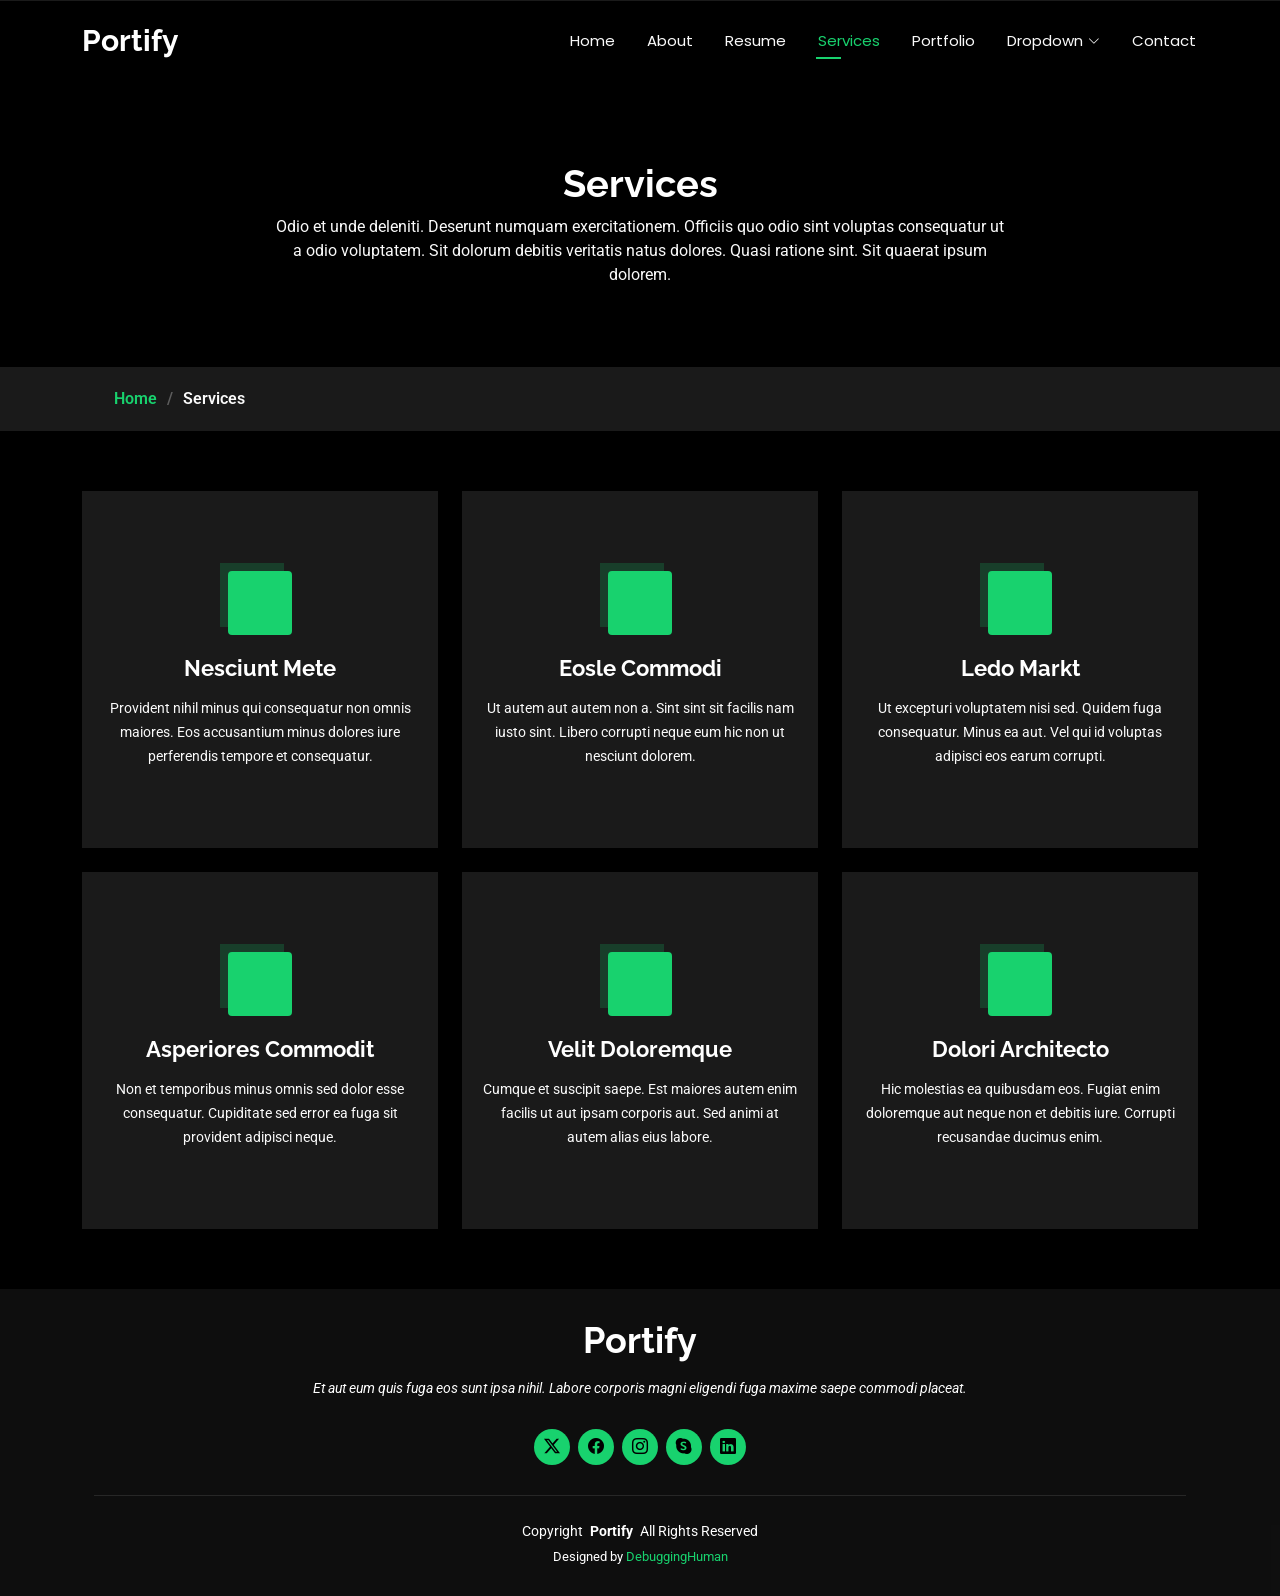
<file: services.html>
<!DOCTYPE html>
<html lang="en">

<head>
  <meta charset="utf-8">
  <meta content="width=device-width, initial-scale=1.0" name="viewport">
  <title>Services - Portify</title>
  <meta name="description" content="">
  <meta name="keywords" content="">

  <!-- Favicons -->
  <link href="assets/img/favicon.png" rel="icon">
  <link href="assets/img/apple-touch-icon.png" rel="apple-touch-icon">

  <!-- Fonts -->
  <link href="https://fonts.googleapis.com" rel="preconnect">
  <link href="https://fonts.gstatic.com" rel="preconnect" crossorigin>
  <link href="https://fonts.googleapis.com/css2?family=Roboto:ital,wght@0,100;0,300;0,400;0,500;0,700;0,900;1,100;1,300;1,400;1,500;1,700;1,900&family=Poppins:ital,wght@0,100;0,200;0,300;0,400;0,500;0,600;0,700;0,800;0,900;1,100;1,200;1,300;1,400;1,500;1,600;1,700;1,800;1,900&family=Raleway:ital,wght@0,100;0,200;0,300;0,400;0,500;0,600;0,700;0,800;0,900;1,100;1,200;1,300;1,400;1,500;1,600;1,700;1,800;1,900&display=swap" rel="stylesheet">

  <!-- Vendor CSS Files -->
  <link href="assets/vendor/bootstrap/css/bootstrap.min.css" rel="stylesheet">
  <link href="assets/vendor/bootstrap-icons/bootstrap-icons.css" rel="stylesheet">
  <link href="assets/vendor/aos/aos.css" rel="stylesheet">
  <link href="assets/vendor/swiper/swiper-bundle.min.css" rel="stylesheet">
  <link href="assets/vendor/glightbox/css/glightbox.min.css" rel="stylesheet">

  <!-- Main CSS File -->
  <link href="assets/css/main.css" rel="stylesheet">
</head>

<body class="services-page">

  <header id="header" class="header d-flex align-items-center fixed-top">
    <div class="container-fluid container-xl position-relative d-flex align-items-center justify-content-between">

      <a href="index.html" class="logo d-flex align-items-center">
        <!-- Uncomment the line below if you also wish to use an image logo -->
        <!-- <img src="assets/img/logo.webp" alt=""> -->
        <h1 class="sitename">Portify</h1>
      </a>

      <nav id="navmenu" class="navmenu">
        <ul>
          <li><a href="index.html">Home</a></li>
          <li><a href="about.html">About</a></li>
          <li><a href="resume.html">Resume</a></li>
          <li><a href="services.html" class="active">Services</a></li>
          <li><a href="portfolio.html">Portfolio</a></li>
          <li class="dropdown"><a href="#"><span>Dropdown</span> <i class="bi bi-chevron-down toggle-dropdown"></i></a>
            <ul>
              <li><a href="#">Dropdown 1</a></li>
              <li class="dropdown"><a href="#"><span>Deep Dropdown</span> <i class="bi bi-chevron-down toggle-dropdown"></i></a>
                <ul>
                  <li><a href="#">Deep Dropdown 1</a></li>
                  <li><a href="#">Deep Dropdown 2</a></li>
                  <li><a href="#">Deep Dropdown 3</a></li>
                  <li><a href="#">Deep Dropdown 4</a></li>
                  <li><a href="#">Deep Dropdown 5</a></li>
                </ul>
              </li>
              <li><a href="#">Dropdown 2</a></li>
              <li><a href="#">Dropdown 3</a></li>
              <li><a href="#">Dropdown 4</a></li>
            </ul>
          </li>
          <li><a href="contact.html">Contact</a></li>
        </ul>
        <i class="mobile-nav-toggle d-xl-none bi bi-list"></i>
      </nav>

    </div>
  </header>

  <main class="main">

    <!-- Page Title -->
    <div class="page-title" data-aos="fade">
      <div class="heading">
        <div class="container">
          <div class="row d-flex justify-content-center text-center">
            <div class="col-lg-8">
              <h1>Services</h1>
              <p class="mb-0">Odio et unde deleniti. Deserunt numquam exercitationem. Officiis quo odio sint voluptas consequatur ut a odio voluptatem. Sit dolorum debitis veritatis natus dolores. Quasi ratione sint. Sit quaerat ipsum dolorem.</p>
            </div>
          </div>
        </div>
      </div>
      <nav class="breadcrumbs">
        <div class="container">
          <ol>
            <li><a href="index.html">Home</a></li>
            <li class="current">Services</li>
          </ol>
        </div>
      </nav>
    </div><!-- End Page Title -->

    <!-- Services Section -->
    <section id="services" class="services section">

      <div class="container">

        <div class="row gy-4">

          <div class="col-lg-4 col-md-6" data-aos="fade-up" data-aos-delay="100">
            <div class="service-item  position-relative">
              <div class="icon">
                <i class="bi bi-activity"></i>
              </div>
              <a href="service-details.html" class="stretched-link">
                <h3>Nesciunt Mete</h3>
              </a>
              <p>Provident nihil minus qui consequatur non omnis maiores. Eos accusantium minus dolores iure perferendis tempore et consequatur.</p>
            </div>
          </div><!-- End Service Item -->

          <div class="col-lg-4 col-md-6" data-aos="fade-up" data-aos-delay="200">
            <div class="service-item position-relative">
              <div class="icon">
                <i class="bi bi-broadcast"></i>
              </div>
              <a href="service-details.html" class="stretched-link">
                <h3>Eosle Commodi</h3>
              </a>
              <p>Ut autem aut autem non a. Sint sint sit facilis nam iusto sint. Libero corrupti neque eum hic non ut nesciunt dolorem.</p>
            </div>
          </div><!-- End Service Item -->

          <div class="col-lg-4 col-md-6" data-aos="fade-up" data-aos-delay="300">
            <div class="service-item position-relative">
              <div class="icon">
                <i class="bi bi-easel"></i>
              </div>
              <a href="service-details.html" class="stretched-link">
                <h3>Ledo Markt</h3>
              </a>
              <p>Ut excepturi voluptatem nisi sed. Quidem fuga consequatur. Minus ea aut. Vel qui id voluptas adipisci eos earum corrupti.</p>
            </div>
          </div><!-- End Service Item -->

          <div class="col-lg-4 col-md-6" data-aos="fade-up" data-aos-delay="400">
            <div class="service-item position-relative">
              <div class="icon">
                <i class="bi bi-bounding-box-circles"></i>
              </div>
              <a href="service-details.html" class="stretched-link">
                <h3>Asperiores Commodit</h3>
              </a>
              <p>Non et temporibus minus omnis sed dolor esse consequatur. Cupiditate sed error ea fuga sit provident adipisci neque.</p>
              <a href="service-details.html" class="stretched-link"></a>
            </div>
          </div><!-- End Service Item -->

          <div class="col-lg-4 col-md-6" data-aos="fade-up" data-aos-delay="500">
            <div class="service-item position-relative">
              <div class="icon">
                <i class="bi bi-calendar4-week"></i>
              </div>
              <a href="service-details.html" class="stretched-link">
                <h3>Velit Doloremque</h3>
              </a>
              <p>Cumque et suscipit saepe. Est maiores autem enim facilis ut aut ipsam corporis aut. Sed animi at autem alias eius labore.</p>
              <a href="service-details.html" class="stretched-link"></a>
            </div>
          </div><!-- End Service Item -->

          <div class="col-lg-4 col-md-6" data-aos="fade-up" data-aos-delay="600">
            <div class="service-item position-relative">
              <div class="icon">
                <i class="bi bi-chat-square-text"></i>
              </div>
              <a href="service-details.html" class="stretched-link">
                <h3>Dolori Architecto</h3>
              </a>
              <p>Hic molestias ea quibusdam eos. Fugiat enim doloremque aut neque non et debitis iure. Corrupti recusandae ducimus enim.</p>
              <a href="service-details.html" class="stretched-link"></a>
            </div>
          </div><!-- End Service Item -->

        </div>

      </div>

    </section><!-- /Services Section -->

  </main>

  <footer id="footer" class="footer dark-background">
    <div class="container">
      <h3 class="sitename">Portify</h3>
      <p>Et aut eum quis fuga eos sunt ipsa nihil. Labore corporis magni eligendi fuga maxime saepe commodi placeat.</p>
      <div class="social-links d-flex justify-content-center">
        <a href=""><i class="bi bi-twitter-x"></i></a>
        <a href=""><i class="bi bi-facebook"></i></a>
        <a href=""><i class="bi bi-instagram"></i></a>
        <a href=""><i class="bi bi-skype"></i></a>
        <a href=""><i class="bi bi-linkedin"></i></a>
      </div>
      <div class="container">
        <div class="copyright">
          <span>Copyright</span> <strong class="px-1 sitename">Portify</strong> <span>All Rights Reserved</span>
        </div>
        <div class="credits">
          Designed by <a href="https://debugginghuman.com/">DebuggingHuman</a>
        </div>
      </div>
    </div>
  </footer>

  <!-- Scroll Top -->
  <a href="#" id="scroll-top" class="scroll-top d-flex align-items-center justify-content-center"><i class="bi bi-arrow-up-short"></i></a>

  <!-- Preloader -->
  <div id="preloader"></div>

  <!-- Vendor JS Files -->
  <script src="assets/vendor/bootstrap/js/bootstrap.bundle.min.js"></script>
  <script src="assets/vendor/php-email-form/validate.js"></script>
  <script src="assets/vendor/aos/aos.js"></script>
  <script src="assets/vendor/typed.js/typed.umd.js"></script>
  <script src="assets/vendor/purecounter/purecounter_vanilla.js"></script>
  <script src="assets/vendor/waypoints/noframework.waypoints.js"></script>
  <script src="assets/vendor/swiper/swiper-bundle.min.js"></script>
  <script src="assets/vendor/glightbox/js/glightbox.min.js"></script>
  <script src="assets/vendor/imagesloaded/imagesloaded.pkgd.min.js"></script>
  <script src="assets/vendor/isotope-layout/isotope.pkgd.min.js"></script>

  <!-- Main JS File -->
  <script src="assets/js/main.js"></script>

</body>

</html>
</file>
<file: assets/css/main.css>
/* Fonts */
:root {
  --default-font: "Roboto",  system-ui, -apple-system, "Segoe UI", Roboto, "Helvetica Neue", Arial, "Noto Sans", "Liberation Sans", sans-serif, "Apple Color Emoji", "Segoe UI Emoji", "Segoe UI Symbol", "Noto Color Emoji";
  --heading-font: "Raleway",  sans-serif;
  --nav-font: "Poppins",  sans-serif;
}

/* Global Colors - The following color variables are used throughout the website. Updating them here will change the color scheme of the entire website */
:root { 
  --background-color: #000000; /* Background color for the entire website, including individual sections */
  --default-color: #fafafa; /* Default color used for the majority of the text content across the entire website */
  --heading-color: #ffffff; /* Color for headings, subheadings and title throughout the website */
  --accent-color: #18d26e; /* Accent color that represents your brand on the website. It's used for buttons, links, and other elements that need to stand out */
  --surface-color: #1a1a1a; /* The surface color is used as a background of boxed elements within sections, such as cards, icon boxes, or other elements that require a visual separation from the global background. */
  --contrast-color: #000000; /* Contrast color for text, ensuring readability against backgrounds of accent, heading, or default colors. */
}

/* Nav Menu Colors - The following color variables are used specifically for the navigation menu. They are separate from the global colors to allow for more customization options */
:root {
  --nav-color: #fafafa;  /* The default color of the main navmenu links */
  --nav-hover-color: #18d26e; /* Applied to main navmenu links when they are hovered over or active */
  --nav-mobile-background-color: #1a1a1a; /* Used as the background color for mobile navigation menu */
  --nav-dropdown-background-color: #1a1a1a; /* Used as the background color for dropdown items that appear when hovering over primary navigation items */
  --nav-dropdown-color: #fafafa; /* Used for navigation links of the dropdown items in the navigation menu. */
  --nav-dropdown-hover-color: #18d26e; /* Similar to --nav-hover-color, this color is applied to dropdown navigation links when they are hovered over. */
}

/* Color Presets - These classes override global colors when applied to any section or element, providing reuse of the sam color scheme. */

.light-background {
  --background-color: #1a1a1a;
  --surface-color: #343434;
}

.dark-background {
  --background-color: rgba(15, 15, 15, 0.975);
  --default-color: #ffffff;
  --heading-color: #ffffff;
  --surface-color: #292929f9;
  --contrast-color: #000000;
}

/* Smooth scroll */
:root {
  scroll-behavior: smooth;
}

/*--------------------------------------------------------------
# General Styling & Shared Classes
--------------------------------------------------------------*/
body {
  color: var(--default-color);
  background-color: var(--background-color);
  font-family: var(--default-font);
}

a {
  color: var(--accent-color);
  text-decoration: none;
  transition: 0.3s;
}

a:hover {
  color: color-mix(in srgb, var(--accent-color), transparent 25%);
  text-decoration: none;
}

h1,
h2,
h3,
h4,
h5,
h6 {
  color: var(--heading-color);
  font-family: var(--heading-font);
}

/* PHP Email Form Messages
------------------------------*/
.php-email-form .error-message {
  display: none;
  background: #df1529;
  color: #ffffff;
  text-align: left;
  padding: 15px;
  margin-bottom: 24px;
  font-weight: 600;
}

.php-email-form .sent-message {
  display: none;
  color: #ffffff;
  background: #059652;
  text-align: center;
  padding: 15px;
  margin-bottom: 24px;
  font-weight: 600;
}

.php-email-form .loading {
  display: none;
  background: var(--surface-color);
  text-align: center;
  padding: 15px;
  margin-bottom: 24px;
}

.php-email-form .loading:before {
  content: "";
  display: inline-block;
  border-radius: 50%;
  width: 24px;
  height: 24px;
  margin: 0 10px -6px 0;
  border: 3px solid var(--accent-color);
  border-top-color: var(--surface-color);
  animation: php-email-form-loading 1s linear infinite;
}

@keyframes php-email-form-loading {
  0% {
    transform: rotate(0deg);
  }

  100% {
    transform: rotate(360deg);
  }
}

/*--------------------------------------------------------------
# Global Header
--------------------------------------------------------------*/
.header {
  --background-color: rgba(0, 0, 0, 0);
  color: var(--default-color);
  background-color: var(--background-color);
  padding: 15px 0;
  transition: all 0.5s;
  z-index: 997;
}

.header .logo {
  line-height: 1;
}

.header .logo img {
  max-height: 32px;
  margin-right: 8px;
}

.header .logo h1 {
  font-size: 30px;
  margin: 0;
  font-weight: 700;
  color: var(--heading-color);
}

.scrolled .header {
  box-shadow: 0px 0 18px rgba(0, 0, 0, 0.1);
}

/* Global Header on Scroll
------------------------------*/
.scrolled .header {
  --background-color: rgba(0, 0, 0, 0.8);
}

/*--------------------------------------------------------------
# Navigation Menu
--------------------------------------------------------------*/
/* Desktop Navigation */
@media (min-width: 1200px) {
  .navmenu {
    padding: 0;
  }

  .navmenu ul {
    margin: 0;
    padding: 0;
    display: flex;
    list-style: none;
    align-items: center;
  }

  .navmenu li {
    position: relative;
  }

  .navmenu>ul>li {
    white-space: nowrap;
    padding: 15px 14px;
  }

  .navmenu>ul>li:last-child {
    padding-right: 0;
  }

  .navmenu a,
  .navmenu a:focus {
    color: var(--nav-color);
    font-size: 15px;
    padding: 0 2px;
    font-family: var(--nav-font);
    font-weight: 400;
    display: flex;
    align-items: center;
    justify-content: space-between;
    white-space: nowrap;
    transition: 0.3s;
    position: relative;
  }

  .navmenu a i,
  .navmenu a:focus i {
    font-size: 12px;
    line-height: 0;
    margin-left: 5px;
    transition: 0.3s;
  }

  .navmenu>ul>li>a:before {
    content: "";
    position: absolute;
    height: 2px;
    bottom: -6px;
    left: 0;
    background-color: var(--nav-hover-color);
    visibility: hidden;
    width: 0px;
    transition: all 0.3s ease-in-out 0s;
  }

  .navmenu a:hover:before,
  .navmenu li:hover>a:before,
  .navmenu .active:before {
    visibility: visible;
    width: 25px;
  }

  .navmenu li:hover>a,
  .navmenu .active,
  .navmenu .active:focus {
    color: var(--nav-hover-color);
  }

  .navmenu .dropdown ul {
    margin: 0;
    padding: 10px 0;
    background: var(--nav-dropdown-background-color);
    display: block;
    position: absolute;
    visibility: hidden;
    left: 14px;
    top: 130%;
    opacity: 0;
    transition: 0.3s;
    border-radius: 4px;
    z-index: 99;
    box-shadow: 0px 0px 30px rgba(0, 0, 0, 0.1);
  }

  .navmenu .dropdown ul li {
    min-width: 200px;
  }

  .navmenu .dropdown ul a {
    padding: 10px 20px;
    font-size: 15px;
    text-transform: none;
    color: var(--nav-dropdown-color);
  }

  .navmenu .dropdown ul a i {
    font-size: 12px;
  }

  .navmenu .dropdown ul a:hover,
  .navmenu .dropdown ul .active:hover,
  .navmenu .dropdown ul li:hover>a {
    color: var(--nav-dropdown-hover-color);
  }

  .navmenu .dropdown:hover>ul {
    opacity: 1;
    top: 100%;
    visibility: visible;
  }

  .navmenu .dropdown .dropdown ul {
    top: 0;
    left: -90%;
    visibility: hidden;
  }

  .navmenu .dropdown .dropdown:hover>ul {
    opacity: 1;
    top: 0;
    left: -100%;
    visibility: visible;
  }
}

/* Mobile Navigation */
@media (max-width: 1199px) {
  .mobile-nav-toggle {
    color: var(--nav-color);
    font-size: 28px;
    line-height: 0;
    margin-right: 10px;
    cursor: pointer;
    transition: color 0.3s;
  }

  .navmenu {
    padding: 0;
    z-index: 9997;
  }

  .navmenu ul {
    display: none;
    list-style: none;
    position: absolute;
    inset: 60px 20px 20px 20px;
    padding: 10px 0;
    margin: 0;
    border-radius: 6px;
    background-color: var(--nav-mobile-background-color);
    border: 1px solid color-mix(in srgb, var(--default-color), transparent 90%);
    box-shadow: none;
    overflow-y: auto;
    transition: 0.3s;
    z-index: 9998;
  }

  .navmenu a,
  .navmenu a:focus {
    color: var(--nav-dropdown-color);
    padding: 10px 20px;
    font-family: var(--nav-font);
    font-size: 17px;
    font-weight: 500;
    display: flex;
    align-items: center;
    justify-content: space-between;
    white-space: nowrap;
    transition: 0.3s;
  }

  .navmenu a i,
  .navmenu a:focus i {
    font-size: 12px;
    line-height: 0;
    margin-left: 5px;
    width: 30px;
    height: 30px;
    display: flex;
    align-items: center;
    justify-content: center;
    border-radius: 50%;
    transition: 0.3s;
    background-color: color-mix(in srgb, var(--accent-color), transparent 90%);
  }

  .navmenu a i:hover,
  .navmenu a:focus i:hover {
    background-color: var(--accent-color);
    color: var(--contrast-color);
  }

  .navmenu a:hover,
  .navmenu .active,
  .navmenu .active:focus {
    color: var(--nav-dropdown-hover-color);
  }

  .navmenu .active i,
  .navmenu .active:focus i {
    background-color: var(--accent-color);
    color: var(--contrast-color);
    transform: rotate(180deg);
  }

  .navmenu .dropdown ul {
    position: static;
    display: none;
    z-index: 99;
    padding: 10px 0;
    margin: 10px 20px;
    background-color: var(--nav-dropdown-background-color);
    transition: all 0.5s ease-in-out;
  }

  .navmenu .dropdown ul ul {
    background-color: rgba(33, 37, 41, 0.1);
  }

  .navmenu .dropdown>.dropdown-active {
    display: block;
    background-color: rgba(33, 37, 41, 0.03);
  }

  .mobile-nav-active {
    overflow: hidden;
  }

  .mobile-nav-active .mobile-nav-toggle {
    color: #fff;
    position: absolute;
    font-size: 32px;
    top: 15px;
    right: 15px;
    margin-right: 0;
    z-index: 9999;
  }

  .mobile-nav-active .navmenu {
    position: fixed;
    overflow: hidden;
    inset: 0;
    background: rgba(33, 37, 41, 0.8);
    transition: 0.3s;
  }

  .mobile-nav-active .navmenu>ul {
    display: block;
  }
}

/*--------------------------------------------------------------
# Global Footer
--------------------------------------------------------------*/
.footer {
  color: var(--default-color);
  background-color: var(--background-color);
  font-size: 14px;
  text-align: center;
  padding: 30px 0;
  position: relative;
}

.footer h3 {
  font-size: 36px;
  font-weight: 700;
  position: relative;
  padding: 0;
  margin: 0 0 15px 0;
}

.footer p {
  font-size: 15;
  font-style: italic;
  padding: 0;
  margin: 0 0 30px 0;
}

.footer .social-links {
  margin: 0 0 30px 0;
}

.footer .social-links a {
  font-size: 16px;
  display: flex;
  align-items: center;
  justify-content: center;
  background: var(--accent-color);
  color: var(--contrast-color);
  line-height: 1;
  margin: 0 4px;
  border-radius: 50%;
  text-align: center;
  width: 36px;
  height: 36px;
  transition: 0.3s;
}

.footer .social-links a:hover {
  background: color-mix(in srgb, var(--accent-color), transparent 20%);
  text-decoration: none;
}

.footer .copyright {
  padding-top: 25px;
  border-top: 1px solid color-mix(in srgb, var(--default-color), transparent 90%);
}

.footer .credits {
  font-size: 13px;
  padding-top: 5px;
}

/*--------------------------------------------------------------
# Preloader
--------------------------------------------------------------*/
#preloader {
  position: fixed;
  inset: 0;
  z-index: 999999;
  overflow: hidden;
  background: var(--background-color);
  transition: all 0.6s ease-out;
}

#preloader:before {
  content: "";
  position: fixed;
  top: calc(50% - 30px);
  left: calc(50% - 30px);
  border: 6px solid #ffffff;
  border-color: var(--accent-color) transparent var(--accent-color) transparent;
  border-radius: 50%;
  width: 60px;
  height: 60px;
  animation: animate-preloader 1.5s linear infinite;
}

@keyframes animate-preloader {
  0% {
    transform: rotate(0deg);
  }

  100% {
    transform: rotate(360deg);
  }
}

/*--------------------------------------------------------------
# Scroll Top Button
--------------------------------------------------------------*/
.scroll-top {
  position: fixed;
  visibility: hidden;
  opacity: 0;
  right: 15px;
  bottom: -15px;
  z-index: 99999;
  background-color: var(--accent-color);
  width: 44px;
  height: 44px;
  border-radius: 50px;
  transition: all 0.4s;
}

.scroll-top i {
  font-size: 24px;
  color: var(--contrast-color);
  line-height: 0;
}

.scroll-top:hover {
  background-color: color-mix(in srgb, var(--accent-color), transparent 20%);
  color: var(--contrast-color);
}

.scroll-top.active {
  visibility: visible;
  opacity: 1;
  bottom: 15px;
}

/*--------------------------------------------------------------
# Disable aos animation delay on mobile devices
--------------------------------------------------------------*/
@media screen and (max-width: 768px) {
  [data-aos-delay] {
    transition-delay: 0 !important;
  }
}

/*--------------------------------------------------------------
# Global Page Titles & Breadcrumbs
--------------------------------------------------------------*/
.page-title {
  color: var(--default-color);
  background-color: var(--background-color);
  position: relative;
}

.page-title .heading {
  padding: 160px 0 80px 0;
  border-top: 1px solid color-mix(in srgb, var(--default-color), transparent 90%);
}

.page-title .heading h1 {
  font-size: 38px;
  font-weight: 700;
}

.page-title nav {
  background-color: color-mix(in srgb, var(--default-color), transparent 90%);
  padding: 20px 0;
}

.page-title nav ol {
  display: flex;
  flex-wrap: wrap;
  list-style: none;
  margin: 0;
  font-size: 16px;
  font-weight: 600;
}

.page-title nav ol li+li {
  padding-left: 10px;
}

.page-title nav ol li+li::before {
  content: "/";
  display: inline-block;
  padding-right: 10px;
  color: color-mix(in srgb, var(--default-color), transparent 70%);
}

/*--------------------------------------------------------------
# Global Sections
--------------------------------------------------------------*/
section,
.section {
  color: var(--default-color);
  background-color: var(--background-color);
  padding: 60px 0;
  scroll-margin-top: 100px;
  overflow: clip;
}

@media (max-width: 1199px) {

  section,
  .section {
    scroll-margin-top: 66px;
  }
}

/*--------------------------------------------------------------
# Global Section Titles
--------------------------------------------------------------*/
.section-title {
  padding-bottom: 60px;
  position: relative;
}

.section-title h2 {
  font-size: 14px;
  font-weight: 500;
  padding: 0;
  line-height: 1px;
  margin: 0;
  letter-spacing: 1.5px;
  text-transform: uppercase;
  color: color-mix(in srgb, var(--default-color), transparent 50%);
  position: relative;
}

.section-title h2::after {
  content: "";
  width: 120px;
  height: 1px;
  display: inline-block;
  background: var(--accent-color);
  margin: 4px 10px;
}

.section-title div {
  color: var(--heading-color);
  margin: 0;
  margin: 0;
  font-size: 28px;
  font-weight: 700;
  text-transform: uppercase;
  font-family: var(--heading-font);
}

/*--------------------------------------------------------------
# Hero Section
--------------------------------------------------------------*/
.hero {
  width: 100%;
  min-height: 100vh;
  position: relative;
  padding: 80px 0;
  display: flex;
  align-items: center;
  justify-content: center;
}

.hero img {
  position: absolute;
  inset: 0;
  display: block;
  width: 100%;
  height: 100%;
  object-fit: cover;
  z-index: 1;
}

.hero .container {
  position: relative;
  z-index: 3;
}

.hero h2 {
  margin: 0;
  font-size: 64px;
  font-weight: 700;
}

.hero p {
  margin: 5px 0 0 0;
  font-size: 26px;
}

.hero p span {
  letter-spacing: 1px;
  border-bottom: 2px solid var(--accent-color);
}

.hero .social-links {
  margin-top: 25px;
}

.hero .social-links a {
  background-color: color-mix(in srgb, var(--default-color), transparent 90%);
  color: var(--default-color);
  font-size: 14px;
  width: 40px;
  height: 40px;
  border-radius: 50px;
  display: inline-flex;
  align-items: center;
  justify-content: center;
  margin-right: 20px;
  transition: 0.3s;
}

.hero .social-links a:hover {
  background-color: var(--accent-color);
}

@media (max-width: 768px) {
  .hero h2 {
    font-size: 32px;
  }

  .hero p {
    font-size: 20px;
  }
}

/*--------------------------------------------------------------
# About Section
--------------------------------------------------------------*/
.about .content h2 {
  font-weight: 700;
  font-size: 24px;
}

.about .content ul {
  list-style: none;
  padding: 0;
}

.about .content ul li {
  margin-bottom: 20px;
  display: flex;
  align-items: center;
}

.about .content ul strong {
  margin-right: 10px;
}

.about .content ul i {
  font-size: 16px;
  margin-right: 5px;
  color: var(--accent-color);
  line-height: 0;
}

/*--------------------------------------------------------------
# Stats Section
--------------------------------------------------------------*/
.stats i {
  background-color: var(--surface-color);
  color: var(--accent-color);
  box-shadow: 0px 2px 25px rgba(0, 0, 0, 0.1);
  width: 54px;
  height: 54px;
  font-size: 24px;
  border-radius: 50px;
  border: 2px solid var(--background-color);
  display: inline-flex;
  align-items: center;
  justify-content: center;
  position: relative;
  z-index: 1;
}

.stats .stats-item {
  background-color: var(--surface-color);
  margin-top: -27px;
  padding: 30px 30px 25px 30px;
  width: 100%;
  position: relative;
  text-align: center;
  box-shadow: 0px 2px 35px rgba(0, 0, 0, 0.1);
  border-radius: 4px;
  z-index: 0;
}

.stats .stats-item span {
  font-size: 36px;
  display: block;
  font-weight: 700;
  color: color-mix(in srgb, var(--default-color), transparent 20%);
}

.stats .stats-item p {
  padding: 0;
  margin: 0;
  font-family: var(--heading-font);
  font-size: 16px;
}

/*--------------------------------------------------------------
# Skills Section
--------------------------------------------------------------*/
.skills .progress {
  height: 60px;
  display: block;
  background: none;
  border-radius: 0;
}

.skills .progress .skill {
  color: var(--heading-color);
  padding: 0;
  margin: 0 0 6px 0;
  text-transform: uppercase;
  display: block;
  font-weight: 600;
  font-family: var(--heading-font);
}

.skills .progress .skill .val {
  float: right;
  font-style: normal;
}

.skills .progress-bar-wrap {
  background: color-mix(in srgb, var(--default-color), transparent 90%);
  height: 10px;
}

.skills .progress-bar {
  width: 1px;
  height: 10px;
  transition: 0.9s;
  background-color: var(--accent-color);
}

/*--------------------------------------------------------------
# Interests Section
--------------------------------------------------------------*/
.interests .features-item {
  background-color: var(--surface-color);
  display: flex;
  align-items: center;
  padding: 20px;
  transition: 0.3s;
  border: 1px solid color-mix(in srgb, var(--default-color), transparent 90%);
  position: relative;
}

.interests .features-item i {
  font-size: 32px;
  padding-right: 10px;
  line-height: 0;
}

.interests .features-item h3 {
  font-weight: 700;
  margin: 0;
  padding: 0;
  line-height: 1;
  font-size: 16px;
}

.interests .features-item h3 a {
  color: var(--heading-color);
  transition: 0.3s;
}

.interests .features-item:hover {
  border-color: var(--accent-color);
}

.interests .features-item:hover h3 a {
  color: var(--accent-color);
}

/*--------------------------------------------------------------
# Testimonials Section
--------------------------------------------------------------*/
.testimonials .testimonials-carousel,
.testimonials .testimonials-slider {
  overflow: hidden;
}

.testimonials .testimonial-item {
  box-sizing: content-box;
  min-height: 320px;
}

.testimonials .testimonial-item .testimonial-img {
  width: 90px;
  border-radius: 50%;
  margin: -40px 0 0 40px;
  position: relative;
  z-index: 2;
  border: 6px solid var(--background-color);
}

.testimonials .testimonial-item h3 {
  font-size: 18px;
  font-weight: bold;
  margin: 10px 0 5px 45px;
}

.testimonials .testimonial-item h4 {
  font-size: 14px;
  color: color-mix(in srgb, var(--default-color), transparent 20%);
  margin: 0 0 0 45px;
}

.testimonials .testimonial-item .quote-icon-left,
.testimonials .testimonial-item .quote-icon-right {
  color: color-mix(in srgb, var(--accent-color), transparent 50%);
  font-size: 26px;
  line-height: 0;
}

.testimonials .testimonial-item .quote-icon-left {
  display: inline-block;
  left: -5px;
  position: relative;
}

.testimonials .testimonial-item .quote-icon-right {
  display: inline-block;
  right: -5px;
  position: relative;
  top: 10px;
  transform: scale(-1, -1);
}

.testimonials .testimonial-item p {
  font-style: italic;
  margin: 0 15px 0 15px;
  padding: 20px 20px 60px 20px;
  background: var(--surface-color);
  border-radius: 6px;
  position: relative;
  z-index: 1;
}

.testimonials .swiper-wrapper {
  height: auto;
}

.testimonials .swiper-pagination {
  margin-top: 20px;
  position: relative;
}

.testimonials .swiper-pagination .swiper-pagination-bullet {
  width: 12px;
  height: 12px;
  background-color: var(--background-color);
  opacity: 1;
  border: 1px solid var(--accent-color);
}

.testimonials .swiper-pagination .swiper-pagination-bullet-active {
  background-color: var(--accent-color);
}

/*--------------------------------------------------------------
# Resume Section
--------------------------------------------------------------*/
.resume .resume-title {
  color: var(--heading-color);
  font-size: 26px;
  font-weight: 700;
  margin-top: 20px;
  margin-bottom: 20px;
}

.resume .resume-item {
  padding: 0 0 20px 20px;
  margin-top: -2px;
  border-left: 2px solid var(--accent-color);
  position: relative;
}

.resume .resume-item h4 {
  line-height: 18px;
  font-size: 18px;
  font-weight: 600;
  text-transform: uppercase;
  color: color-mix(in srgb, var(--default-color), transparent 20%);
  margin-bottom: 10px;
}

.resume .resume-item h5 {
  font-size: 16px;
  padding: 5px 15px;
  display: inline-block;
  font-weight: 600;
  margin-bottom: 10px;
}

.resume .resume-item ul {
  padding-left: 20px;
}

.resume .resume-item ul li {
  padding-bottom: 10px;
}

.resume .resume-item:last-child {
  padding-bottom: 0;
}

.resume .resume-item::before {
  content: "";
  position: absolute;
  width: 16px;
  height: 16px;
  border-radius: 50px;
  left: -9px;
  top: 0;
  background: var(--background-color);
  border: 2px solid var(--accent-color);
}

/*--------------------------------------------------------------
# Services Section
--------------------------------------------------------------*/
.services .service-item {
  background-color: var(--surface-color);
  text-align: center;
  padding: 80px 20px;
  transition: all ease-in-out 0.3s;
  height: 100%;
}

.services .service-item .icon {
  margin: 0 auto;
  width: 64px;
  height: 64px;
  background: var(--accent-color);
  border-radius: 4px;
  display: flex;
  align-items: center;
  justify-content: center;
  margin-bottom: 20px;
  transition: 0.3s;
  transform-style: preserve-3d;
}

.services .service-item .icon i {
  color: var(--contrast-color);
  font-size: 28px;
  transition: ease-in-out 0.3s;
}

.services .service-item .icon::before {
  position: absolute;
  content: "";
  left: -8px;
  top: -8px;
  height: 100%;
  width: 100%;
  background: color-mix(in srgb, var(--accent-color), transparent 80%);
  border-radius: 5px;
  transition: all 0.3s ease-out 0s;
  transform: translateZ(-1px);
}

.services .service-item h3 {
  font-weight: 700;
  margin: 10px 0 15px 0;
  font-size: 22px;
}

.services .service-item p {
  line-height: 24px;
  font-size: 14px;
  margin-bottom: 0;
}

.services .service-item:hover {
  background: var(--accent-color);
  border-color: var(--accent-color);
}

.services .service-item:hover .icon {
  background: var(--surface-color);
}

.services .service-item:hover .icon i {
  color: var(--accent-color);
}

.services .service-item:hover .icon::before {
  background: color-mix(in srgb, var(--background-color), transparent 70%);
}

.services .service-item:hover h3,
.services .service-item:hover p {
  color: var(--contrast-color);
}

/*--------------------------------------------------------------
# Service Details Section
--------------------------------------------------------------*/
.service-details .services-list {
  background-color: var(--surface-color);
  padding: 10px 30px;
  border: 1px solid color-mix(in srgb, var(--default-color), transparent 90%);
  margin-bottom: 20px;
}

.service-details .services-list a {
  display: block;
  line-height: 1;
  padding: 8px 0 8px 15px;
  border-left: 3px solid color-mix(in srgb, var(--default-color), transparent 70%);
  margin: 20px 0;
  color: color-mix(in srgb, var(--default-color), transparent 20%);
  transition: 0.3s;
}

.service-details .services-list a.active {
  color: var(--heading-color);
  font-weight: 700;
  border-color: var(--accent-color);
}

.service-details .services-list a:hover {
  border-color: var(--accent-color);
}

.service-details .services-img {
  margin-bottom: 20px;
}

.service-details h3 {
  font-size: 26px;
  font-weight: 700;
}

.service-details h4 {
  font-size: 20px;
  font-weight: 700;
}

.service-details p {
  font-size: 15px;
}

.service-details ul {
  list-style: none;
  padding: 0;
  font-size: 15px;
}

.service-details ul li {
  padding: 5px 0;
  display: flex;
  align-items: center;
}

.service-details ul i {
  font-size: 20px;
  margin-right: 8px;
  color: var(--accent-color);
}

/*--------------------------------------------------------------
# Portfolio Section
--------------------------------------------------------------*/
.portfolio .portfolio-filters {
  padding: 0;
  margin: 0 auto 20px auto;
  list-style: none;
  text-align: center;
}

.portfolio .portfolio-filters li {
  cursor: pointer;
  display: inline-block;
  padding: 0;
  font-size: 18px;
  font-weight: 500;
  margin: 0 10px;
  line-height: 1;
  margin-bottom: 5px;
  transition: all 0.3s ease-in-out;
}

.portfolio .portfolio-filters li:hover,
.portfolio .portfolio-filters li.filter-active {
  color: var(--accent-color);
}

.portfolio .portfolio-filters li:first-child {
  margin-left: 0;
}

.portfolio .portfolio-filters li:last-child {
  margin-right: 0;
}

@media (max-width: 575px) {
  .portfolio .portfolio-filters li {
    font-size: 14px;
    margin: 0 5px;
  }
}

.portfolio .portfolio-content {
  position: relative;
  overflow: hidden;
}

.portfolio .portfolio-content img {
  transition: 0.3s;
}

.portfolio .portfolio-content .portfolio-info {
  opacity: 0;
  position: absolute;
  inset: 0;
  z-index: 3;
  transition: all ease-in-out 0.3s;
  background: rgba(0, 0, 0, 0.6);
  padding: 15px;
}

.portfolio .portfolio-content .portfolio-info h4 {
  font-size: 14px;
  padding: 5px 10px;
  font-weight: 400;
  color: #ffffff;
  display: inline-block;
  background-color: var(--accent-color);
}

.portfolio .portfolio-content .portfolio-info p {
  position: absolute;
  bottom: 10px;
  text-align: center;
  display: inline-block;
  left: 0;
  right: 0;
  font-size: 16px;
  font-weight: 600;
  color: rgba(255, 255, 255, 0.8);
}

.portfolio .portfolio-content .portfolio-info .preview-link,
.portfolio .portfolio-content .portfolio-info .details-link {
  position: absolute;
  left: calc(50% - 40px);
  font-size: 26px;
  top: calc(50% - 14px);
  color: #fff;
  transition: 0.3s;
  line-height: 1.2;
}

.portfolio .portfolio-content .portfolio-info .preview-link:hover,
.portfolio .portfolio-content .portfolio-info .details-link:hover {
  color: var(--accent-color);
}

.portfolio .portfolio-content .portfolio-info .details-link {
  left: 50%;
  font-size: 34px;
  line-height: 0;
}

.portfolio .portfolio-content:hover .portfolio-info {
  opacity: 1;
}

.portfolio .portfolio-content:hover img {
  transform: scale(1.1);
}

/*--------------------------------------------------------------
# Portfolio Details Section
--------------------------------------------------------------*/
.portfolio-details .portfolio-details-slider img {
  width: 100%;
}

.portfolio-details .portfolio-details-slider .swiper-pagination {
  margin-top: 20px;
  position: relative;
}

.portfolio-details .portfolio-details-slider .swiper-pagination .swiper-pagination-bullet {
  width: 12px;
  height: 12px;
  background-color: color-mix(in srgb, var(--default-color), transparent 85%);
  opacity: 1;
}

.portfolio-details .portfolio-details-slider .swiper-pagination .swiper-pagination-bullet-active {
  background-color: var(--accent-color);
}

.portfolio-details .portfolio-info {
  background-color: var(--surface-color);
  padding: 30px;
  box-shadow: 0px 0 30px rgba(0, 0, 0, 0.1);
}

.portfolio-details .portfolio-info h3 {
  font-size: 22px;
  font-weight: 700;
  margin-bottom: 20px;
  padding-bottom: 20px;
  border-bottom: 1px solid color-mix(in srgb, var(--default-color), transparent 85%);
}

.portfolio-details .portfolio-info ul {
  list-style: none;
  padding: 0;
  font-size: 15px;
}

.portfolio-details .portfolio-info ul li+li {
  margin-top: 10px;
}

.portfolio-details .portfolio-description {
  padding-top: 30px;
}

.portfolio-details .portfolio-description h2 {
  font-size: 26px;
  font-weight: 700;
  margin-bottom: 20px;
}

.portfolio-details .portfolio-description p {
  padding: 0;
  color: color-mix(in srgb, var(--default-color), transparent 30%);
}

/*--------------------------------------------------------------
# Starter Section Section
--------------------------------------------------------------*/
.starter-section {
  /* Add your styles here */
}

/*--------------------------------------------------------------
# Contact Section
--------------------------------------------------------------*/
.contact .info-item {
  box-shadow: 0px 0px 20px rgba(0, 0, 0, 0.1);
  padding: 20px 30px;
}

.contact .info-item .icon {
  color: var(--contrast-color);
  background-color: var(--accent-color);
  width: 56px;
  height: 56px;
  font-size: 24px;
  display: flex;
  justify-content: center;
  align-items: center;
  transition: all 0.3s ease-in-out;
  border-radius: 50%;
  margin-right: 15px;
}

.contact .info-item h3 {
  font-size: 18px;
  font-weight: 700;
  margin: 0 0 2px 0;
}

.contact .info-item p {
  padding: 0;
  margin-bottom: 0;
  font-size: 14px;
}

.contact .info-item .social-links a {
  font-size: 24px;
  display: inline-block;
  line-height: 1;
  margin: 4px 6px 0 0;
  transition: 0.3s;
  color: color-mix(in srgb, var(--default-color), transparent 50%);
}

.contact .info-item .social-links a:hover {
  color: var(--accent-color);
}

.contact .php-email-form {
  box-shadow: 0px 0px 20px rgba(0, 0, 0, 0.1);
  padding: 30px;
  margin-top: 30px;
}

@media (max-width: 575px) {
  .contact .php-email-form {
    padding: 20px;
  }
}

.contact .php-email-form input[type=text],
.contact .php-email-form input[type=email],
.contact .php-email-form textarea {
  color: var(--default-color);
  background-color: color-mix(in srgb, var(--background-color), transparent 50%);
  border-color: color-mix(in srgb, var(--default-color), transparent 80%);
  font-size: 14px;
  padding: 10px 15px;
  box-shadow: none;
  border-radius: 0;
}

.contact .php-email-form input[type=text]:focus,
.contact .php-email-form input[type=email]:focus,
.contact .php-email-form textarea:focus {
  border-color: var(--accent-color);
}

.contact .php-email-form input[type=text]::placeholder,
.contact .php-email-form input[type=email]::placeholder,
.contact .php-email-form textarea::placeholder {
  color: color-mix(in srgb, var(--default-color), transparent 70%);
}

.contact .php-email-form button[type=submit] {
  color: var(--contrast-color);
  background: var(--accent-color);
  border: 0;
  padding: 10px 30px;
  transition: 0.4s;
  border-radius: 50px;
}

.contact .php-email-form button[type=submit]:hover {
  background: color-mix(in srgb, var(--accent-color), transparent 20%);
}
</file>
